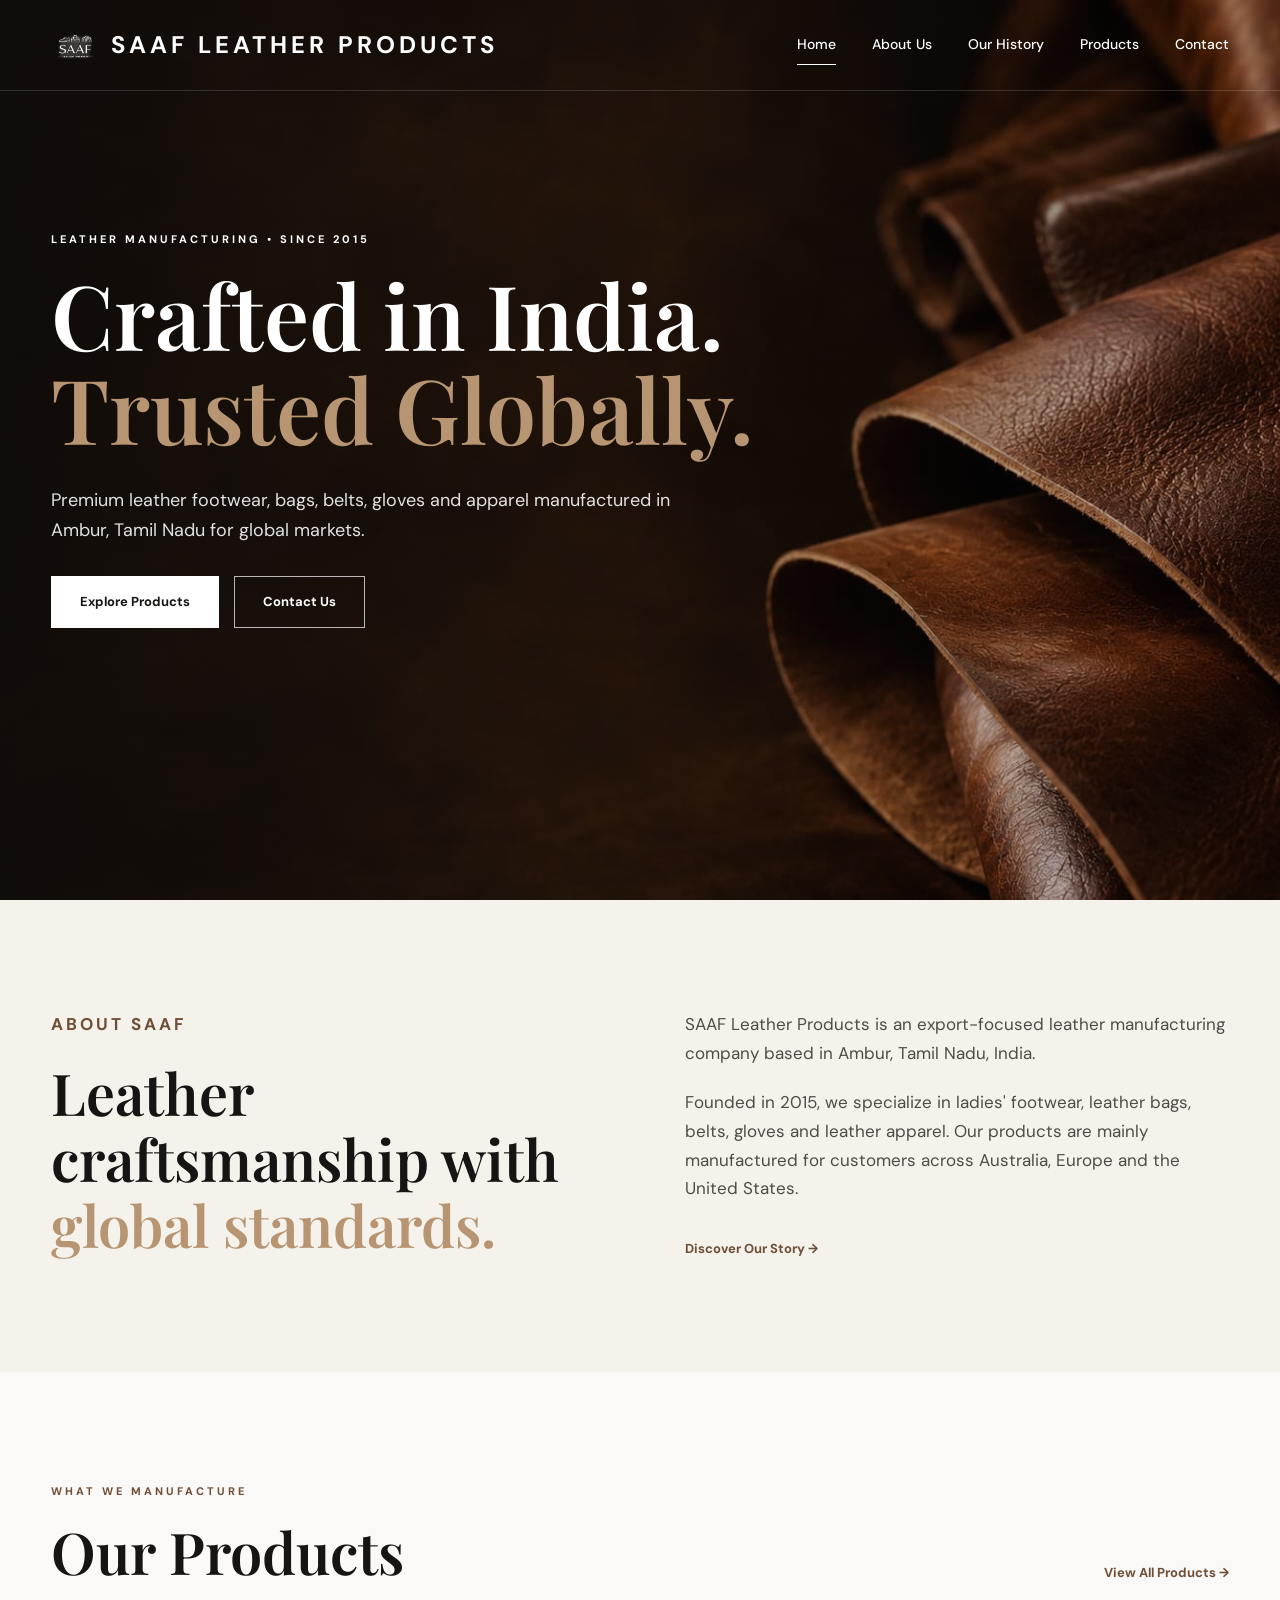
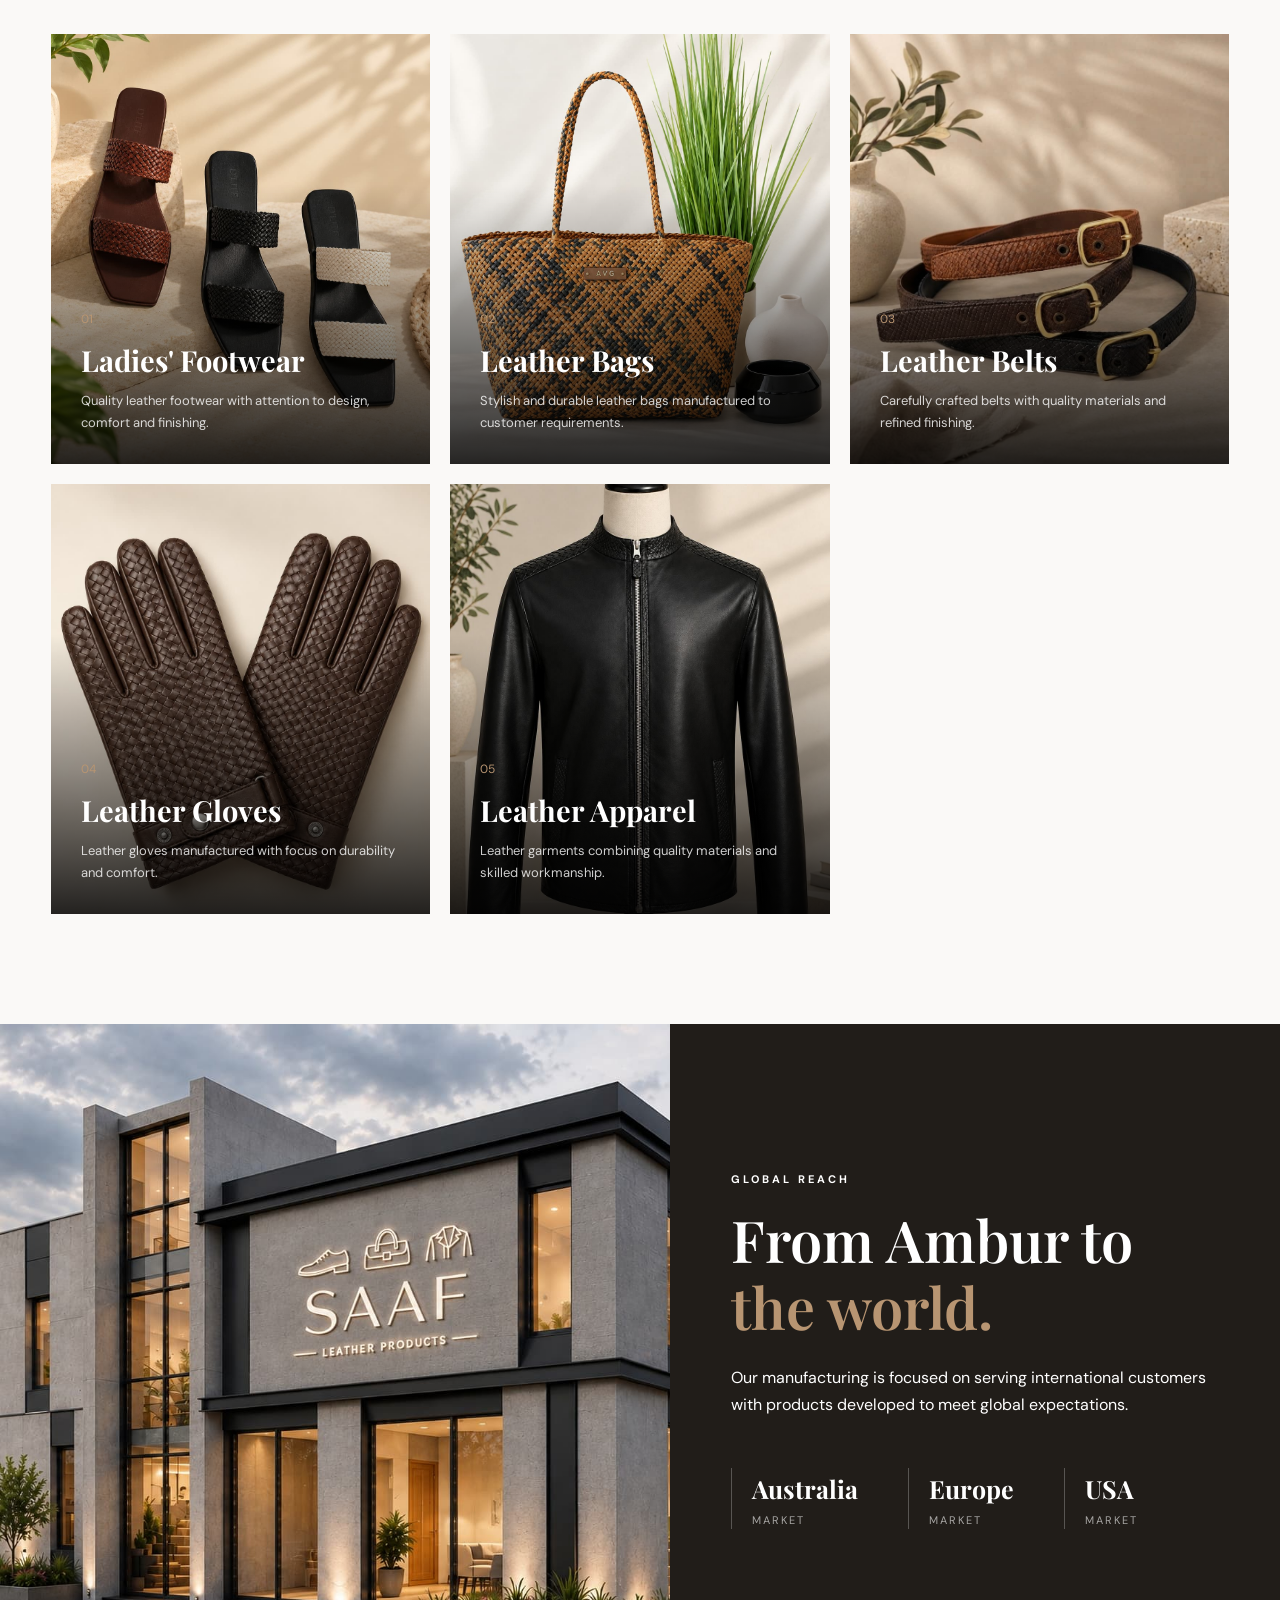
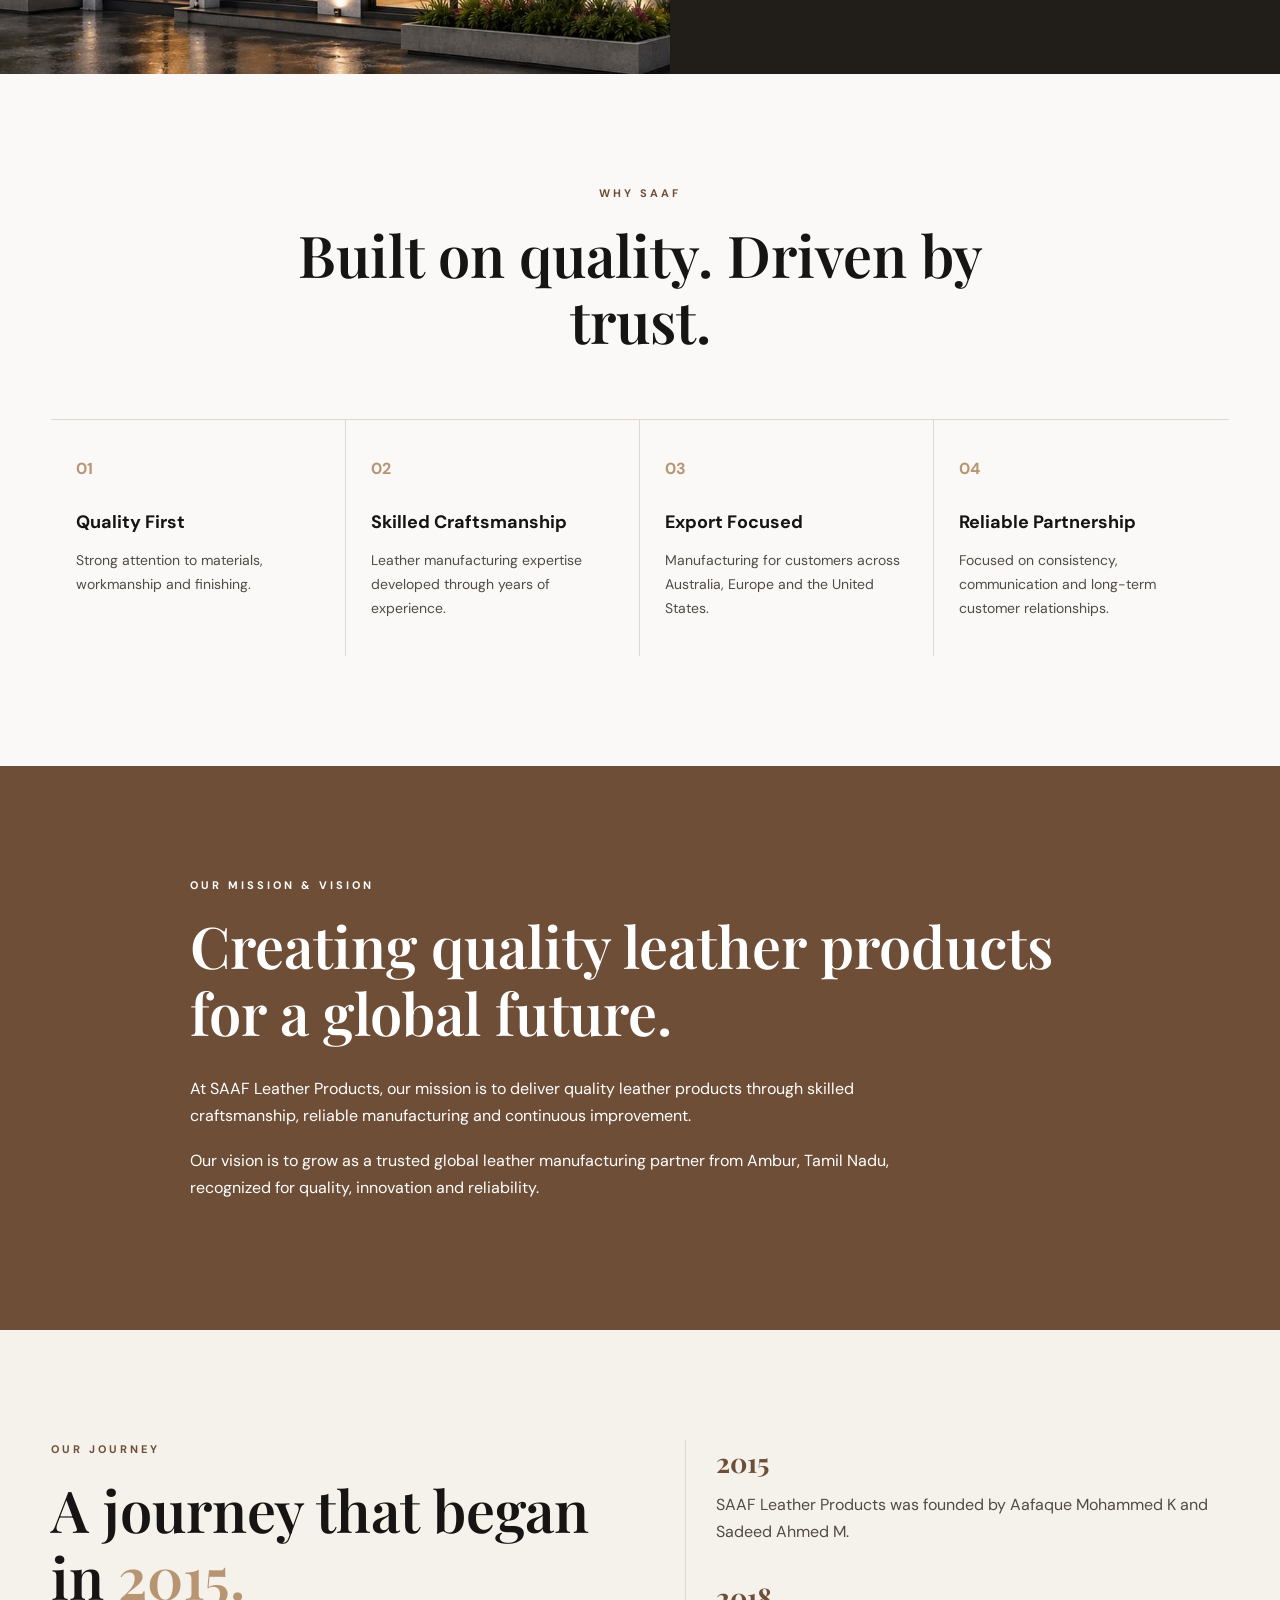
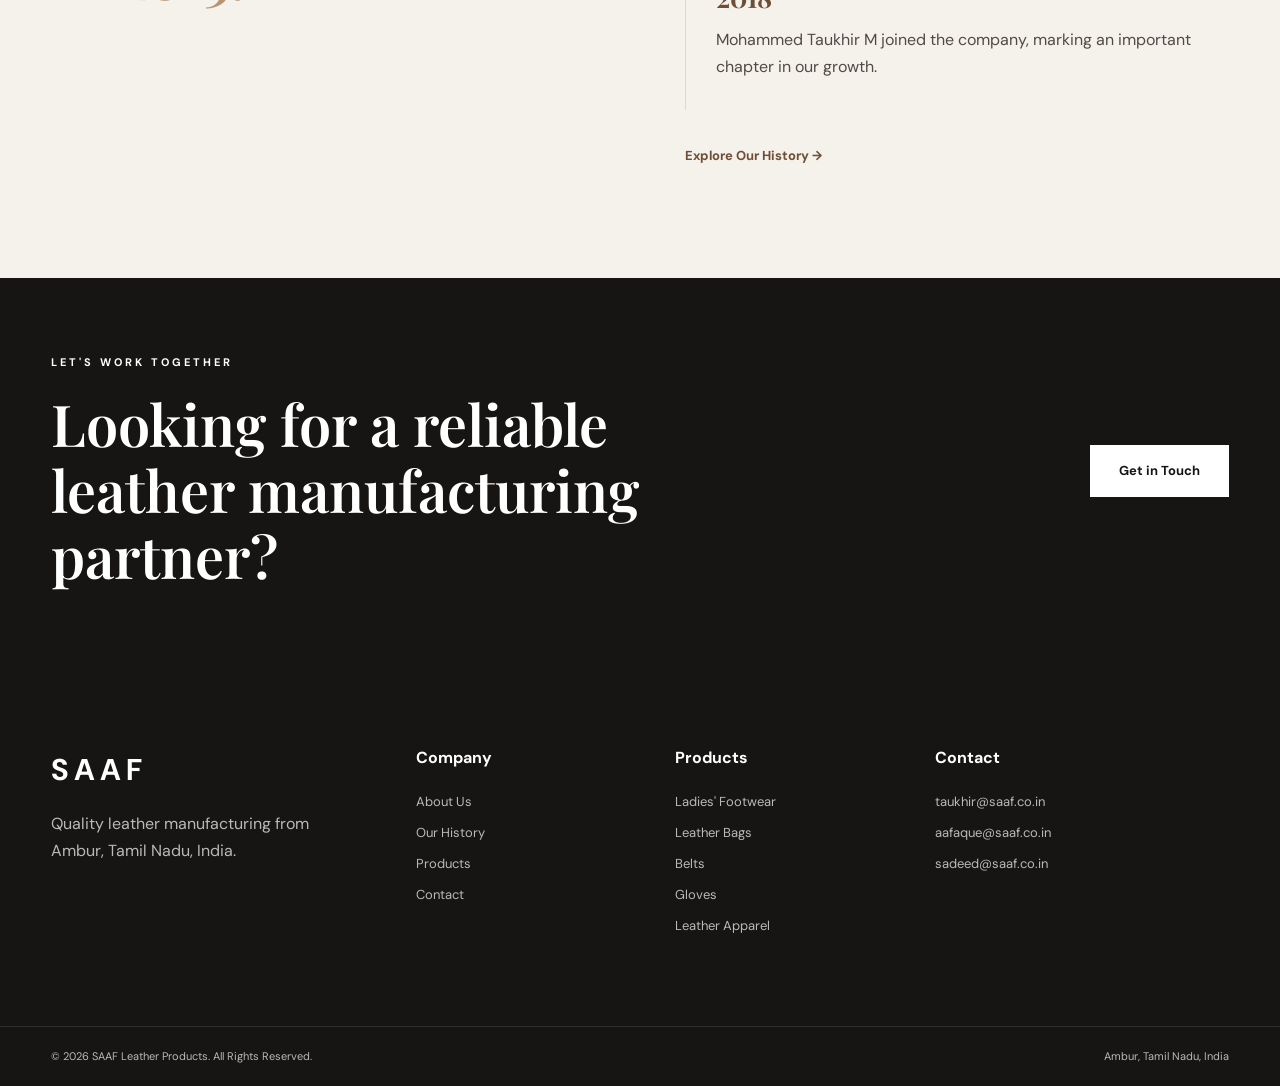
<file: index.html>
<!DOCTYPE html>
<html lang="en">

<head>
    <meta charset="UTF-8">
    <meta name="viewport" content="width=device-width, initial-scale=1.0">

    <title>SAAF Leather Products | Quality Leather Manufacturing</title>

    <meta name="description"
          content="SAAF Leather Products is an export-focused leather manufacturer based in Ambur, Tamil Nadu, India. We manufacture ladies footwear, leather bags, belts, gloves and leather apparel.">

    <link rel="stylesheet" href="css/style.css">

    <link rel="preconnect" href="https://fonts.googleapis.com">
    <link rel="preconnect" href="https://fonts.gstatic.com" crossorigin>

    <link href="https://fonts.googleapis.com/css2?family=DM+Sans:wght@400;500;600;700&family=Playfair+Display:wght@500;600;700&display=swap"
          rel="stylesheet">
</head>

<body>

<!-- =========================
     HEADER
========================= -->

<header class="header">

    <div class="container nav-container">

        <a href="index.html" class="logo">
            <img src="images/logo.PNG"
                 alt="SAAF Leather Products logo">

            <span>SAAF LEATHER PRODUCTS</span>
        </a>

        <button class="menu-toggle"
                type="button"
                aria-label="Open navigation menu">
            ☰
        </button>

        <nav class="nav">

            <a href="index.html" class="active">Home</a>
            <a href="about.html">About Us</a>
            <a href="history.html">Our History</a>
            <a href="products.html">Products</a>
            <a href="contact.html">Contact</a>

        </nav>

    </div>

</header>


<main>

<!-- =========================
     HERO
========================= -->

<section class="hero">

    <img src="images/hero.jpg"
         alt="Leather materials representing SAAF Leather Products manufacturing"
         fetchpriority="high">

    <div class="hero-overlay"></div>

    <div class="container hero-content">

        <p class="eyebrow">
            LEATHER MANUFACTURING • SINCE 2015
        </p>

        <h1>
            Crafted in India.<br>
            <span>Trusted Globally.</span>
        </h1>

        <p class="hero-text">
            Premium leather footwear, bags, belts, gloves and apparel
            manufactured in Ambur, Tamil Nadu for global markets.
        </p>

        <div class="hero-buttons">

            <a href="products.html" class="btn btn-light">
                Explore Products
            </a>

            <a href="contact.html" class="btn btn-outline">
                Contact Us
            </a>

        </div>

    </div>

</section>


<!-- =========================
     INTRO
========================= -->

<section class="section intro">

    <div class="container two-column">

        <div>

            <p class="eyebrow dark">
                ABOUT SAAF
            </p>

            <h2>
                Leather craftsmanship with
                <span>global standards.</span>
            </h2>

        </div>

        <div>

            <p>
                SAAF Leather Products is an export-focused leather
                manufacturing company based in Ambur, Tamil Nadu, India.
            </p>

            <p>
                Founded in 2015, we specialize in ladies' footwear,
                leather bags, belts, gloves and leather apparel.
                Our products are mainly manufactured for customers
                across Australia, Europe and the United States.
            </p>

            <a href="about.html" class="text-link">
                Discover Our Story →
            </a>

        </div>

    </div>

</section>


<!-- =========================
     PRODUCTS
========================= -->

<section class="section products-section">

    <div class="container">

        <div class="section-heading">

            <div>

                <p class="eyebrow dark">
                    WHAT WE MANUFACTURE
                </p>

                <h2>
                    Our Products
                </h2>

            </div>

            <a href="products.html" class="text-link">
                View All Products →
            </a>

        </div>


        <div class="product-grid">

            <!-- FOOTWEAR -->

            <a href="footwear.html"
               class="product-card">

                <img src="images/footwear.jpg"
                     alt="Ladies leather footwear"
                     loading="lazy">

                <div class="product-card-content">

                    <span>01</span>

                    <h3>
                        Ladies' Footwear
                    </h3>

                    <p>
                        Quality leather footwear with attention
                        to design, comfort and finishing.
                    </p>

                </div>

            </a>


            <!-- BAGS -->

            <a href="bags.html"
               class="product-card">

                <img src="images/bags.jpg"
                     alt="Leather bags"
                     loading="lazy">

                <div class="product-card-content">

                    <span>02</span>

                    <h3>
                        Leather Bags
                    </h3>

                    <p>
                        Stylish and durable leather bags
                        manufactured to customer requirements.
                    </p>

                </div>

            </a>


            <!-- BELTS -->

            <a href="products.html#belts"
               class="product-card">

                <img src="images/belts.jpg"
                     alt="Leather belts"
                     loading="lazy">

                <div class="product-card-content">

                    <span>03</span>

                    <h3>
                        Leather Belts
                    </h3>

                    <p>
                        Carefully crafted belts with quality
                        materials and refined finishing.
                    </p>

                </div>

            </a>


            <!-- GLOVES -->

            <a href="products.html#gloves"
               class="product-card">

                <img src="images/gloves.jpg"
                     alt="Leather gloves"
                     loading="lazy">

                <div class="product-card-content">

                    <span>04</span>

                    <h3>
                        Leather Gloves
                    </h3>

                    <p>
                        Leather gloves manufactured with focus
                        on durability and comfort.
                    </p>

                </div>

            </a>


            <!-- APPAREL -->

            <a href="apparel.html"
               class="product-card">

                <img src="images/apparel.jpg"
                     alt="Leather apparel"
                     loading="lazy">

                <div class="product-card-content">

                    <span>05</span>

                    <h3>
                        Leather Apparel
                    </h3>

                    <p>
                        Leather garments combining quality
                        materials and skilled workmanship.
                    </p>

                </div>

            </a>

        </div>

    </div>

</section>


<!-- =========================
     GLOBAL REACH
========================= -->

<section class="global-section">

    <div class="global-image">

        <img src="images/factory.jpg"
             alt="SAAF Leather Products manufacturing facility"
             loading="lazy">

    </div>

    <div class="global-content">

        <p class="eyebrow">
            GLOBAL REACH
        </p>

        <h2>
            From Ambur to
            <span>the world.</span>
        </h2>

        <p>
            Our manufacturing is focused on serving international
            customers with products developed to meet global
            expectations.
        </p>

        <div class="markets">

            <div>
                <strong>Australia</strong>
                <span>Market</span>
            </div>

            <div>
                <strong>Europe</strong>
                <span>Market</span>
            </div>

            <div>
                <strong>USA</strong>
                <span>Market</span>
            </div>

        </div>

    </div>

</section>


<!-- =========================
     WHY SAAF
========================= -->

<section class="section why-section">

    <div class="container">

        <div class="center-heading">

            <p class="eyebrow dark">
                WHY SAAF
            </p>

            <h2>
                Built on quality. Driven by trust.
            </h2>

        </div>


        <div class="features">

            <div class="feature">

                <div class="feature-number">
                    01
                </div>

                <h3>
                    Quality First
                </h3>

                <p>
                    Strong attention to materials, workmanship
                    and finishing.
                </p>

            </div>


            <div class="feature">

                <div class="feature-number">
                    02
                </div>

                <h3>
                    Skilled Craftsmanship
                </h3>

                <p>
                    Leather manufacturing expertise developed
                    through years of experience.
                </p>

            </div>


            <div class="feature">

                <div class="feature-number">
                    03
                </div>

                <h3>
                    Export Focused
                </h3>

                <p>
                    Manufacturing for customers across Australia,
                    Europe and the United States.
                </p>

            </div>


            <div class="feature">

                <div class="feature-number">
                    04
                </div>

                <h3>
                    Reliable Partnership
                </h3>

                <p>
                    Focused on consistency, communication and
                    long-term customer relationships.
                </p>

            </div>

        </div>

    </div>

</section>


<!-- =========================
     MISSION & VISION
========================= -->

<section class="mission">

    <div class="container mission-inner">

        <p class="eyebrow">
            OUR MISSION & VISION
        </p>

        <h2>
            Creating quality leather products
            for a global future.
        </h2>

        <p>
            At SAAF Leather Products, our mission is to deliver quality
            leather products through skilled craftsmanship, reliable
            manufacturing and continuous improvement.
        </p>

        <p>
            Our vision is to grow as a trusted global leather manufacturing
            partner from Ambur, Tamil Nadu, recognized for quality,
            innovation and reliability.
        </p>

    </div>

</section>


<!-- =========================
     HISTORY PREVIEW
========================= -->

<section class="section history-preview">

    <div class="container two-column">

        <div>

            <p class="eyebrow dark">
                OUR JOURNEY
            </p>

            <h2>
                A journey that began
                in <span>2015.</span>
            </h2>

        </div>

        <div>

            <div class="timeline-mini">

                <div>

                    <strong>
                        2015
                    </strong>

                    <p>
                        SAAF Leather Products was founded by
                        Aafaque Mohammed K and Sadeed Ahmed M.
                    </p>

                </div>


                <div>

                    <strong>
                        2018
                    </strong>

                    <p>
                        Mohammed Taukhir M joined the company,
                        marking an important chapter in our growth.
                    </p>

                </div>

            </div>

            <a href="history.html"
               class="text-link">
                Explore Our History →
            </a>

        </div>

    </div>

</section>


<!-- =========================
     CTA
========================= -->

<section class="cta">

    <div class="container cta-inner">

        <div>

            <p class="eyebrow">
                LET'S WORK TOGETHER
            </p>

            <h2>
                Looking for a reliable
                leather manufacturing partner?
            </h2>

        </div>

        <a href="contact.html"
           class="btn btn-light">
            Get in Touch
        </a>

    </div>

</section>

</main>


<!-- =========================
     FOOTER
========================= -->

<footer class="footer">

    <div class="container footer-grid">

        <div>

            <div class="footer-logo">
                SAAF
            </div>

            <p>
                Quality leather manufacturing from
                Ambur, Tamil Nadu, India.
            </p>

        </div>


        <div>

            <h4>
                Company
            </h4>

            <a href="about.html">
                About Us
            </a>

            <a href="history.html">
                Our History
            </a>

            <a href="products.html">
                Products
            </a>

            <a href="contact.html">
                Contact
            </a>

        </div>


        <div>

            <h4>
                Products
            </h4>

            <a href="footwear.html">
                Ladies' Footwear
            </a>

            <a href="bags.html">
                Leather Bags
            </a>

            <a href="products.html#belts">
                Belts
            </a>

            <a href="products.html#gloves">
                Gloves
            </a>

            <a href="apparel.html">
                Leather Apparel
            </a>

        </div>


        <div>

            <h4>
                Contact
            </h4>

            <a href="mailto:taukhir@saaf.co.in">
                taukhir@saaf.co.in
            </a>

            <a href="mailto:aafaque@saaf.co.in">
                aafaque@saaf.co.in
            </a>

            <a href="mailto:sadeed@saaf.co.in">
                sadeed@saaf.co.in
            </a>

        </div>

    </div>


    <div class="footer-bottom">

        <div class="container">

            <span>
                © 2026 SAAF Leather Products. All Rights Reserved.
            </span>

            <span>
                Ambur, Tamil Nadu, India
            </span>

        </div>

    </div>

</footer>


<script src="js/script.js"></script>

</body>
</html>
</file>
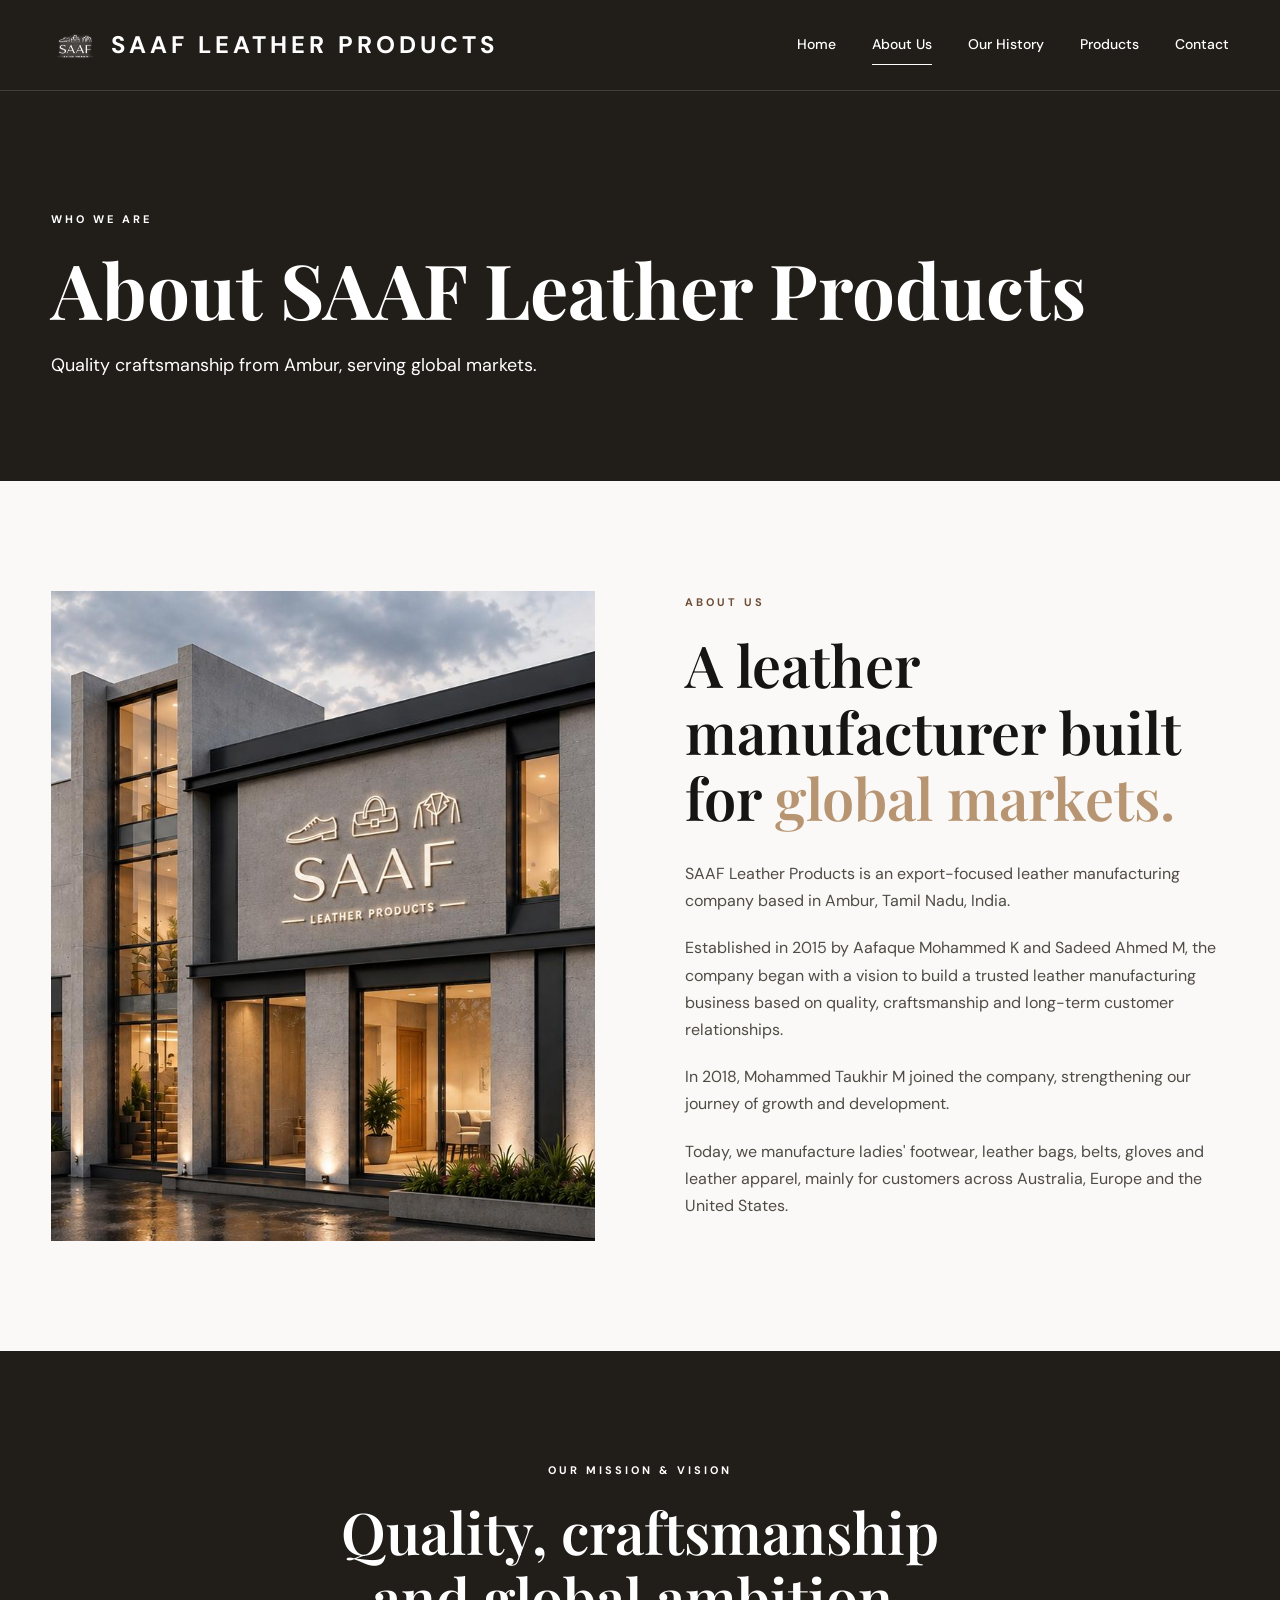
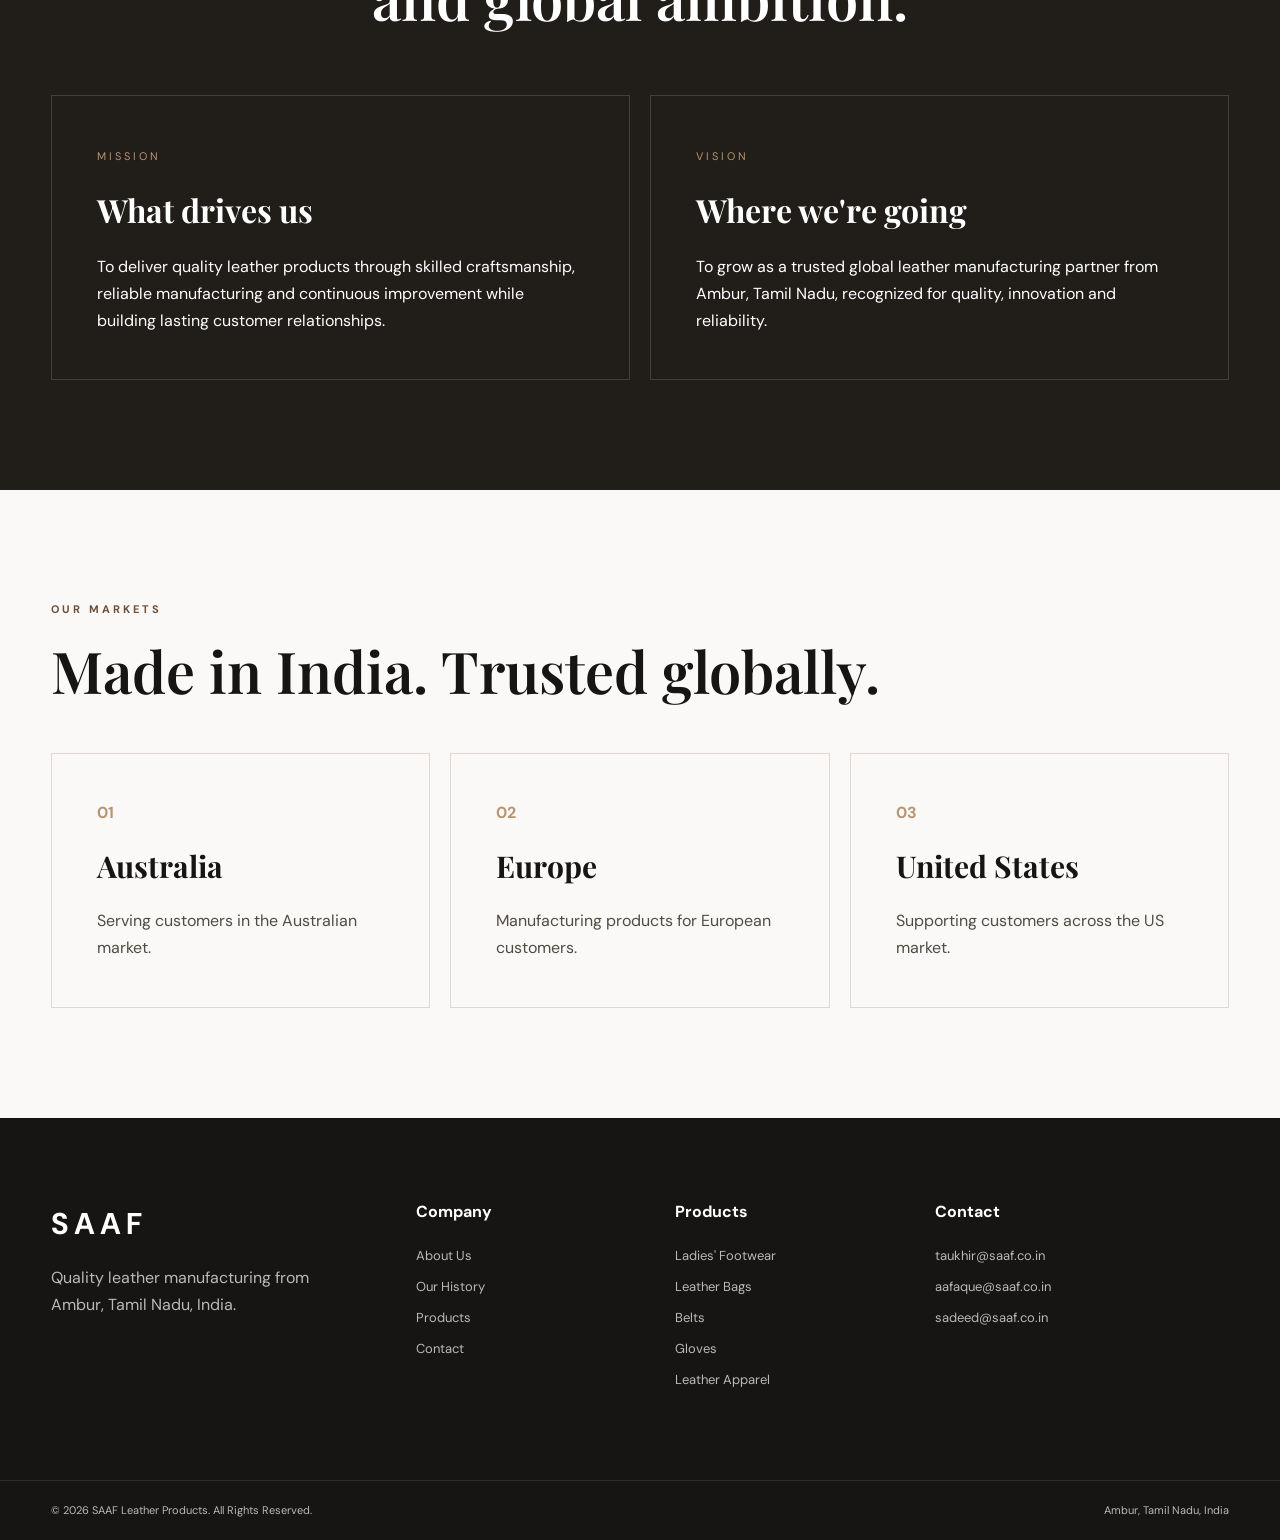
<file: about.html>
<!DOCTYPE html>
<html lang="en">

<head>

    <meta charset="UTF-8">
    <meta name="viewport" content="width=device-width, initial-scale=1.0">

    <title>About Us | SAAF Leather Products</title>

    <link rel="stylesheet" href="css/style.css">

    <link href="https://fonts.googleapis.com/css2?family=DM+Sans:wght@400;500;600;700&family=Playfair+Display:wght@500;600;700&display=swap"
          rel="stylesheet">

</head>


<body>

<header class="header">

    <div class="container nav-container">

        <a href="index.html" class="logo">
            <img src="images/logo.PNG" alt="SAAF Leather Products">
            <span>SAAF LEATHER PRODUCTS</span>
        </a>

        <button class="menu-toggle">☰</button>

        <nav class="nav">

            <a href="index.html">Home</a>
            <a href="about.html" class="active">About Us</a>
            <a href="history.html">Our History</a>
            <a href="products.html">Products</a>
            <a href="contact.html">Contact</a>

        </nav>

    </div>

</header>


<main>

<section class="page-hero">

    <div class="container">

        <p class="eyebrow">WHO WE ARE</p>

        <h1>About SAAF Leather Products</h1>

        <p>
            Quality craftsmanship from Ambur,
            serving global markets.
        </p>

    </div>

</section>


<section class="section">

    <div class="container about-layout">

        <div>

            <img class="about-image"
                 src="images/about.jpg"
                 alt="SAAF Leather Products">

        </div>


        <div class="about-text">

            <p class="eyebrow dark">ABOUT US</p>

            <h2>
                A leather manufacturer
                built for <span>global markets.</span>
            </h2>

            <p>
                SAAF Leather Products is an export-focused leather
                manufacturing company based in Ambur, Tamil Nadu, India.
            </p>

            <p>
                Established in 2015 by Aafaque Mohammed K and
                Sadeed Ahmed M, the company began with a vision
                to build a trusted leather manufacturing business
                based on quality, craftsmanship and long-term
                customer relationships.
            </p>

            <p>
                In 2018, Mohammed Taukhir M joined the company,
                strengthening our journey of growth and development.
            </p>

            <p>
                Today, we manufacture ladies' footwear, leather bags,
                belts, gloves and leather apparel, mainly for customers
                across Australia, Europe and the United States.
            </p>

        </div>

    </div>

</section>


<section class="dark-section">

    <div class="container">

        <div class="center-heading">

            <p class="eyebrow">OUR MISSION & VISION</p>

            <h2>
                Quality, craftsmanship
                and global ambition.
            </h2>

        </div>


        <div class="mission-cards">

            <div class="mission-card">

                <span>MISSION</span>

                <h3>What drives us</h3>

                <p>
                    To deliver quality leather products through skilled
                    craftsmanship, reliable manufacturing and continuous
                    improvement while building lasting customer relationships.
                </p>

            </div>


            <div class="mission-card">

                <span>VISION</span>

                <h3>Where we're going</h3>

                <p>
                    To grow as a trusted global leather manufacturing
                    partner from Ambur, Tamil Nadu, recognized for
                    quality, innovation and reliability.
                </p>

            </div>

        </div>

    </div>

</section>


<section class="section">

    <div class="container">

        <div class="section-heading">

            <div>

                <p class="eyebrow dark">OUR MARKETS</p>

                <h2>Made in India. Trusted globally.</h2>

            </div>

        </div>


        <div class="market-grid">

            <div class="market-card">
                <span>01</span>
                <h3>Australia</h3>
                <p>Serving customers in the Australian market.</p>
            </div>

            <div class="market-card">
                <span>02</span>
                <h3>Europe</h3>
                <p>Manufacturing products for European customers.</p>
            </div>

            <div class="market-card">
                <span>03</span>
                <h3>United States</h3>
                <p>Supporting customers across the US market.</p>
            </div>

        </div>

    </div>

</section>

</main>


<footer class="footer">

    <div class="container footer-grid">

        <div>
            <div class="footer-logo">SAAF</div>
            <p>Quality leather manufacturing from Ambur, Tamil Nadu, India.</p>
        </div>

        <div>
            <h4>Company</h4>
            <a href="about.html">About Us</a>
            <a href="history.html">Our History</a>
            <a href="products.html">Products</a>
            <a href="contact.html">Contact</a>
        </div>

        <div>
            <h4>Products</h4>
            <a href="products.html#footwear">Ladies' Footwear</a>
            <a href="products.html#bags">Leather Bags</a>
            <a href="products.html#belts">Belts</a>
            <a href="products.html#gloves">Gloves</a>
            <a href="products.html#apparel">Leather Apparel</a>
        </div>

        <div>
            <h4>Contact</h4>
            <a href="mailto:taukhir@saaf.co.in">taukhir@saaf.co.in</a>
            <a href="mailto:aafaque@saaf.co.in">aafaque@saaf.co.in</a>
            <a href="mailto:sadeed@saaf.co.in">sadeed@saaf.co.in</a>
        </div>

    </div>

    <div class="footer-bottom">

        <div class="container">
            <span>© 2026 SAAF Leather Products. All Rights Reserved.</span>
            <span>Ambur, Tamil Nadu, India</span>
        </div>

    </div>

</footer>


<script src="js/script.js"></script>

</body>
</html>
</file>
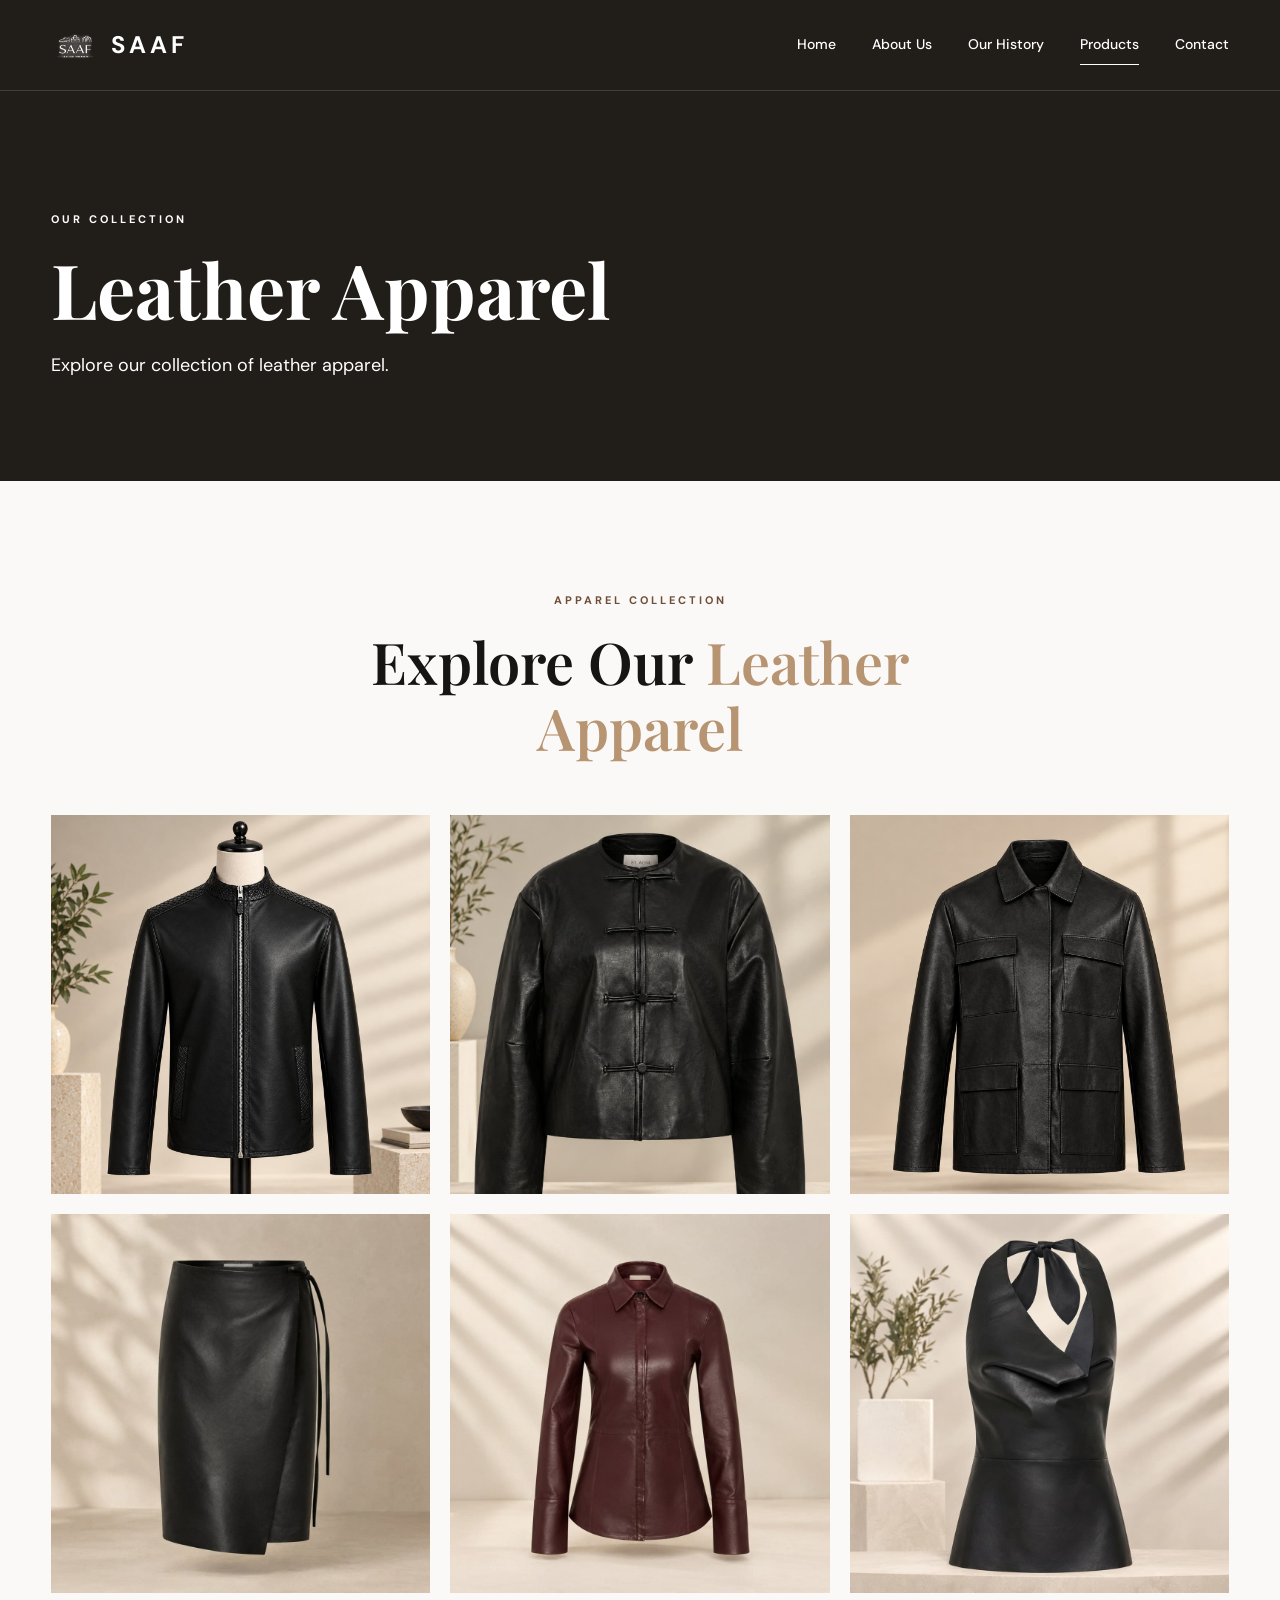
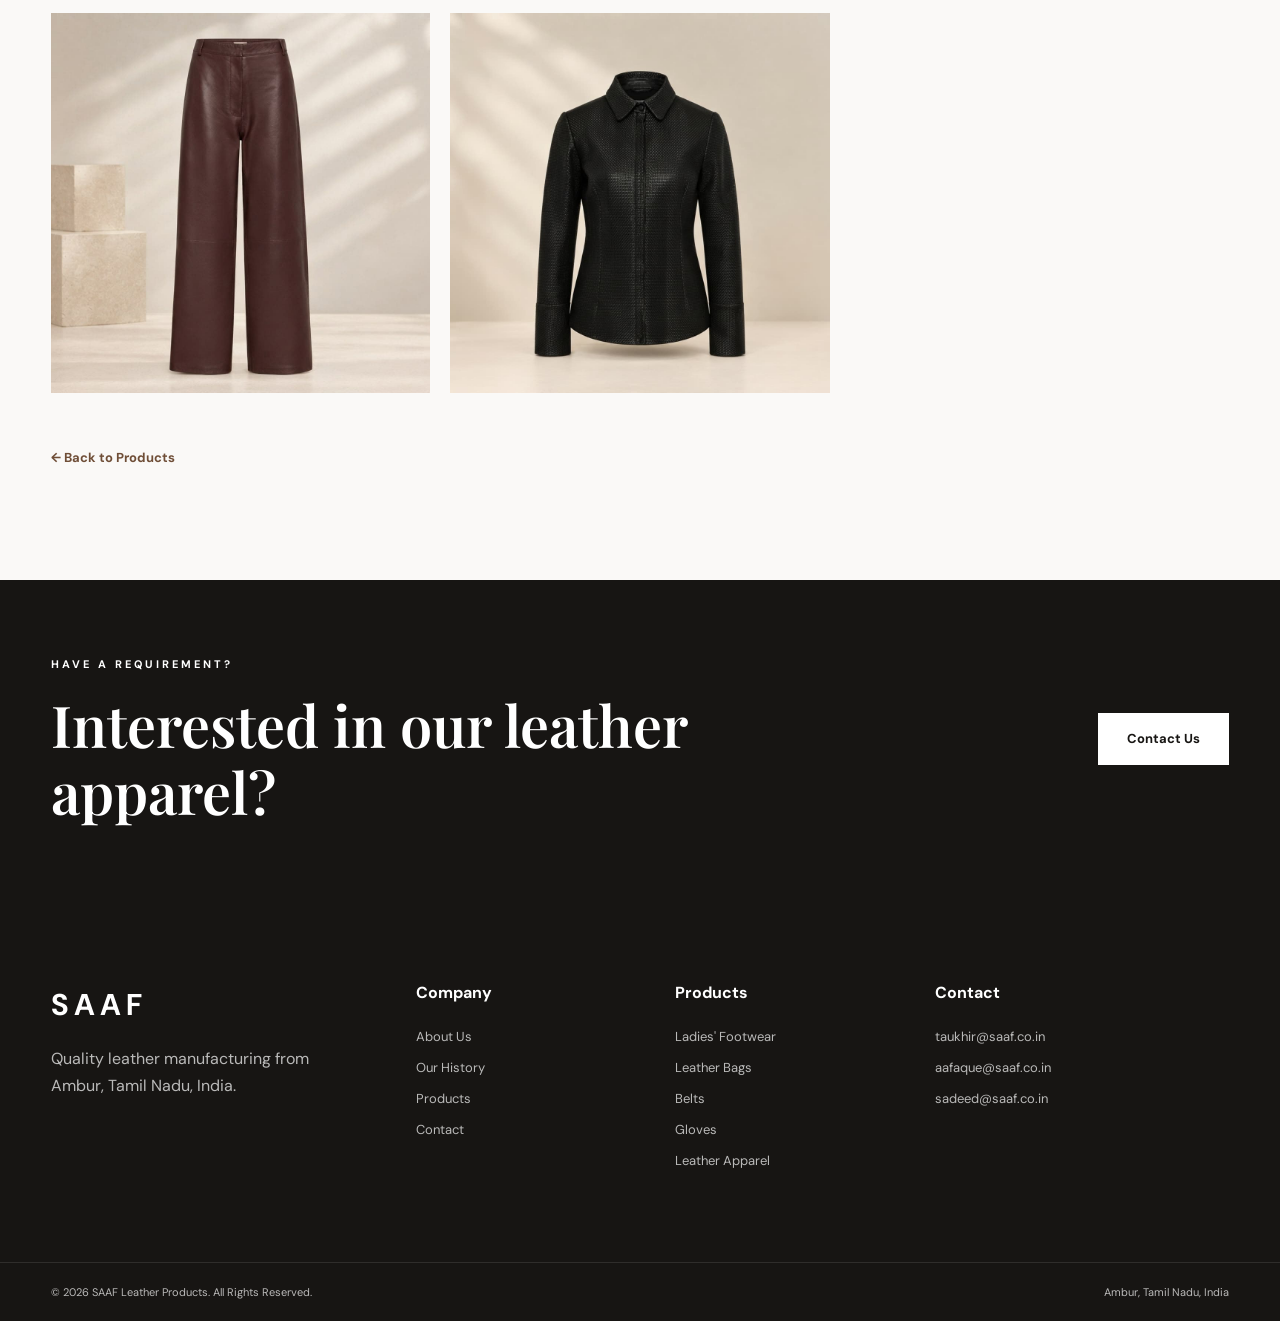
<file: apparel.html>
<!DOCTYPE html>
<html lang="en">

<head>

    <meta charset="UTF-8">
    <meta name="viewport" content="width=device-width, initial-scale=1.0">

    <title>Apparel | SAAF Leather Products</title>

    <link rel="stylesheet" href="css/style.css">

    <link href="https://fonts.googleapis.com/css2?family=DM+Sans:wght@400;500;600;700&family=Playfair+Display:wght@500;600;700&display=swap"
          rel="stylesheet">

</head>


<body>

<header class="header">

    <div class="container nav-container">

        <a href="index.html" class="logo">
            <img src="images/logo.PNG" alt="SAAF Leather Products">
            <span>SAAF</span>
        </a>

        <button class="menu-toggle" aria-label="Open navigation menu">
            ☰
        </button>

        <nav class="nav">

            <a href="index.html">Home</a>
            <a href="about.html">About Us</a>
            <a href="history.html">Our History</a>
            <a href="products.html" class="active">Products</a>
            <a href="contact.html">Contact</a>

        </nav>

    </div>

</header>


<main>

<!-- PAGE HERO -->

<section class="page-hero">

    <div class="container">

        <p class="eyebrow">OUR COLLECTION</p>

        <h1>Leather Apparel</h1>

        <p>
            Explore our collection of leather apparel.
        </p>

    </div>

</section>


<!-- APPAREL GALLERY -->

<section class="product-gallery-section section">

    <div class="container">

        <div class="center-heading">

            <p class="eyebrow dark">
                APPAREL COLLECTION
            </p>

            <h2>
                Explore Our <span>Leather Apparel</span>
            </h2>

        </div>


        <div class="product-gallery">

            <div class="gallery-item">
                <img src="images/apparel-1.jpg"
                     alt="Leather apparel"
                     loading="lazy">
            </div>

            <div class="gallery-item">
                <img src="images/apparel-2.jpg"
                     alt="Leather apparel"
                     loading="lazy">
            </div>

            <div class="gallery-item">
                <img src="images/apparel-3.jpg"
                     alt="Leather apparel"
                     loading="lazy">
            </div>

            <div class="gallery-item">
                <img src="images/apparel-4.jpg"
                     alt="Leather apparel"
                     loading="lazy">
            </div>

            <div class="gallery-item">
                <img src="images/apparel-5.jpg"
                     alt="Leather apparel"
                     loading="lazy">
            </div>

            <div class="gallery-item">
                <img src="images/apparel-6.jpg"
                     alt="Leather apparel"
                     loading="lazy">
            </div>

            <div class="gallery-item">
                <img src="images/apparel-7.jpg"
                     alt="Leather apparel"
                     loading="lazy">
            </div>

            <div class="gallery-item">
                <img src="images/apparel-8.jpg"
                     alt="Leather apparel"
                     loading="lazy">
            </div>

        

        </div>


        <!-- BACK BUTTON -->

        <div class="product-back">

            <a href="products.html" class="back-link">
                ← Back to Products
            </a>

        </div>

    </div>

</section>


<!-- CTA -->

<section class="cta">

    <div class="container cta-inner">

        <div>

            <p class="eyebrow">
                HAVE A REQUIREMENT?
            </p>

            <h2>
                Interested in our leather apparel?
            </h2>

        </div>

        <a href="contact.html" class="btn btn-light">
            Contact Us
        </a>

    </div>

</section>

</main>


<!-- FOOTER -->

<footer class="footer">

    <div class="container footer-grid">

        <div>

            <div class="footer-logo">
                SAAF
            </div>

            <p>
                Quality leather manufacturing from Ambur,
                Tamil Nadu, India.
            </p>

        </div>


        <div>

            <h4>Company</h4>

            <a href="about.html">About Us</a>
            <a href="history.html">Our History</a>
            <a href="products.html">Products</a>
            <a href="contact.html">Contact</a>

        </div>


        <div>

            <h4>Products</h4>

            <a href="products.html#footwear">
                Ladies' Footwear
            </a>

            <a href="products.html#bags">
                Leather Bags
            </a>

            <a href="products.html#belts">
                Belts
            </a>

            <a href="products.html#gloves">
                Gloves
            </a>

            <a href="products.html#apparel">
                Leather Apparel
            </a>

        </div>


        <div>

            <h4>Contact</h4>

            <a href="mailto:taukhir@saaf.co.in">
                taukhir@saaf.co.in
            </a>

            <a href="mailto:aafaque@saaf.co.in">
                aafaque@saaf.co.in
            </a>

            <a href="mailto:sadeed@saaf.co.in">
                sadeed@saaf.co.in
            </a>

        </div>

    </div>


    <div class="footer-bottom">

        <div class="container">

            <span>
                ©️ 2026 SAAF Leather Products.
                All Rights Reserved.
            </span>

            <span>
                Ambur, Tamil Nadu, India
            </span>

        </div>

    </div>

</footer>


<script src="js/script.js"></script>

</body>

</html>
</file>
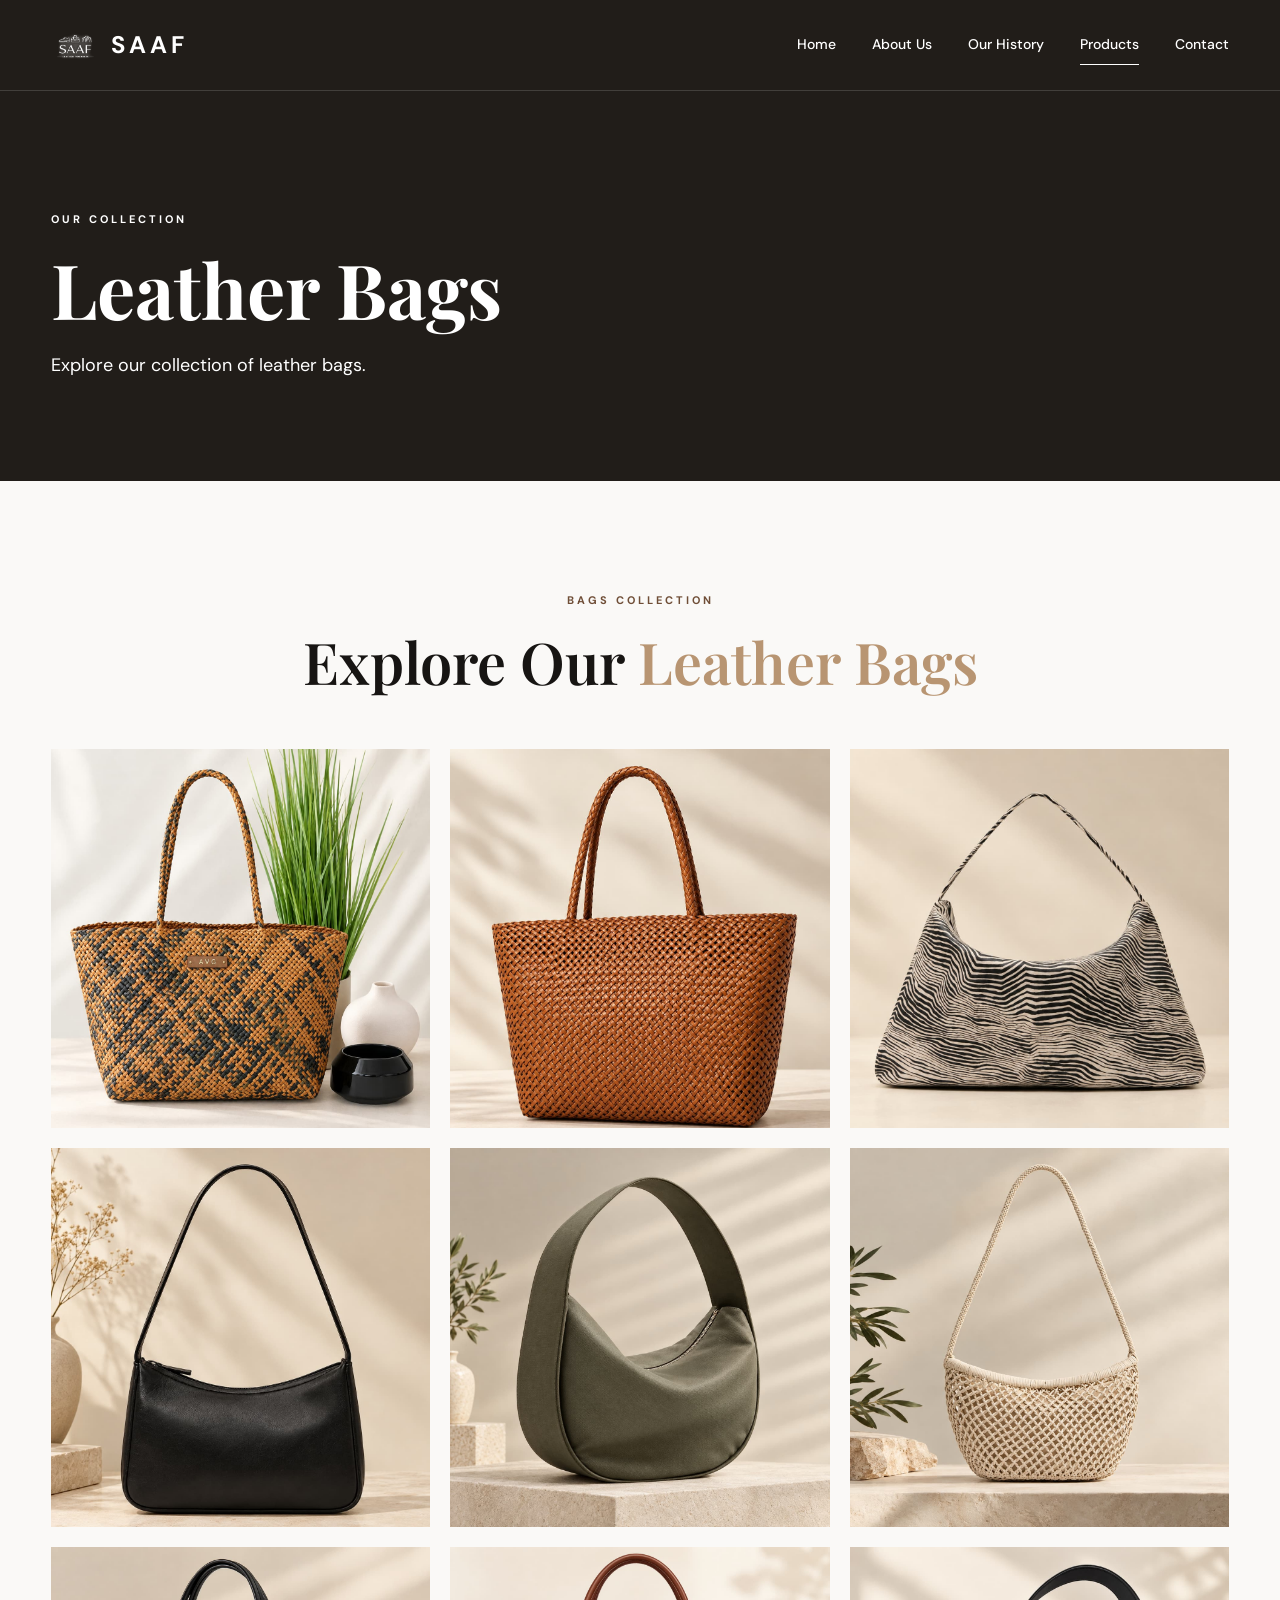
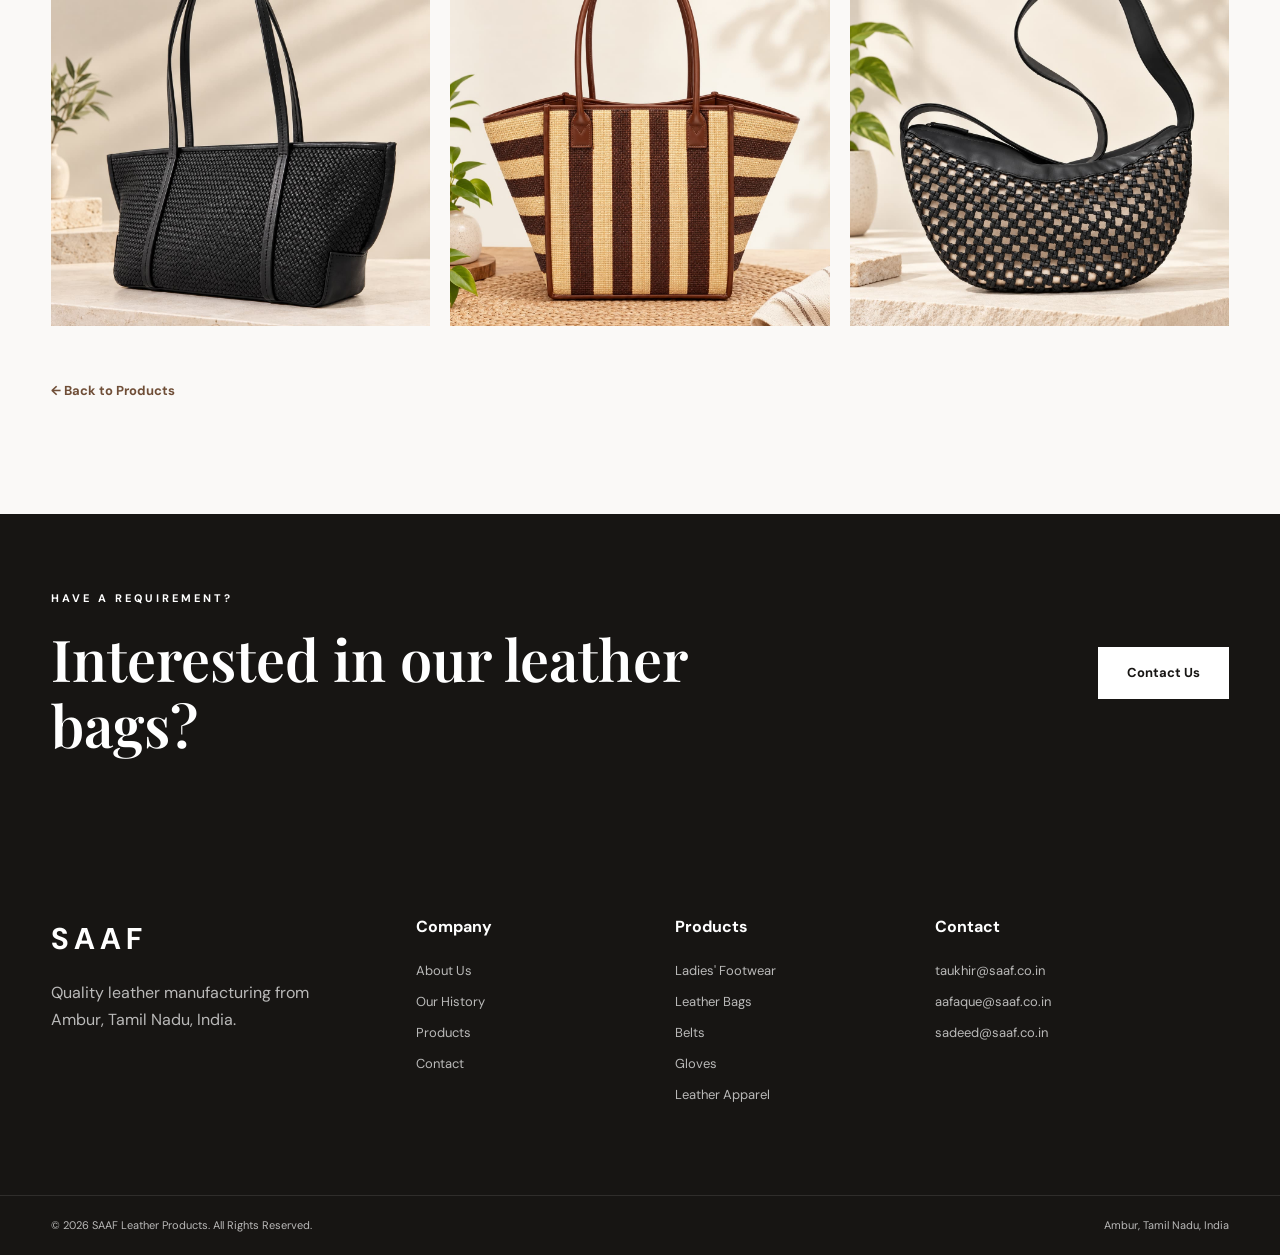
<file: bags.html>
<!DOCTYPE html>
<html lang="en">

<head>

    <meta charset="UTF-8">
    <meta name="viewport" content="width=device-width, initial-scale=1.0">

    <title>Bags | SAAF Leather Products</title>

    <link rel="stylesheet" href="css/style.css">

    <link href="https://fonts.googleapis.com/css2?family=DM+Sans:wght@400;500;600;700&family=Playfair+Display:wght@500;600;700&display=swap"
          rel="stylesheet">

</head>


<body>

<header class="header">

    <div class="container nav-container">

        <a href="index.html" class="logo">
            <img src="images/logo.PNG" alt="SAAF Leather Products">
            <span>SAAF</span>
        </a>

        <button class="menu-toggle" aria-label="Open navigation menu">
            ☰
        </button>

        <nav class="nav">

            <a href="index.html">Home</a>
            <a href="about.html">About Us</a>
            <a href="history.html">Our History</a>
            <a href="products.html" class="active">Products</a>
            <a href="contact.html">Contact</a>

        </nav>

    </div>

</header>


<main>

<!-- PAGE HERO -->

<section class="page-hero">

    <div class="container">

        <p class="eyebrow">OUR COLLECTION</p>

        <h1>Leather Bags</h1>

        <p>
            Explore our collection of leather bags.
        </p>

    </div>

</section>


<!-- BAGS GALLERY -->

<section class="product-gallery-section section">

    <div class="container">

        <div class="center-heading">

            <p class="eyebrow dark">
                BAGS COLLECTION
            </p>

            <h2>
                Explore Our <span>Leather Bags</span>
            </h2>

        </div>


        <div class="product-gallery">

            <div class="gallery-item">
                <img src="images/bags-1.jpg"
                     alt="Leather bag"
                     loading="lazy">
            </div>

            <div class="gallery-item">
                <img src="images/bags-2.jpg"
                     alt="Leather bag"
                     loading="lazy">
            </div>

            <div class="gallery-item">
                <img src="images/bags-3.jpg"
                     alt="Leather bag"
                     loading="lazy">
            </div>

            <div class="gallery-item">
                <img src="images/bags-4.jpg"
                     alt="Leather bag"
                     loading="lazy">
            </div>

            <div class="gallery-item">
                <img src="images/bags-5.jpg"
                     alt="Leather bag"
                     loading="lazy">
            </div>

            <div class="gallery-item">
                <img src="images/bags-6.jpg"
                     alt="Leather bag"
                     loading="lazy">
            </div>

            <div class="gallery-item">
                <img src="images/bags-7.jpg"
                     alt="Leather bag"
                     loading="lazy">
            </div>

            <div class="gallery-item">
                <img src="images/bags-8.jpg"
                     alt="Leather bag"
                     loading="lazy">
            </div>

            <div class="gallery-item">
                <img src="images/bags-9.jpg"
                     alt="Leather bag"
                     loading="lazy">
            </div>

            

        </div>


        <!-- BACK BUTTON -->

        <div class="product-back">

            <a href="products.html" class="back-link">
                ← Back to Products
            </a>

        </div>

    </div>

</section>


<!-- CTA -->

<section class="cta">

    <div class="container cta-inner">

        <div>

            <p class="eyebrow">
                HAVE A REQUIREMENT?
            </p>

            <h2>
                Interested in our leather bags?
            </h2>

        </div>

        <a href="contact.html" class="btn btn-light">
            Contact Us
        </a>

    </div>

</section>

</main>


<!-- FOOTER -->

<footer class="footer">

    <div class="container footer-grid">

        <div>

            <div class="footer-logo">
                SAAF
            </div>

            <p>
                Quality leather manufacturing from Ambur,
                Tamil Nadu, India.
            </p>

        </div>


        <div>

            <h4>Company</h4>

            <a href="about.html">About Us</a>
            <a href="history.html">Our History</a>
            <a href="products.html">Products</a>
            <a href="contact.html">Contact</a>

        </div>


        <div>

            <h4>Products</h4>

            <a href="products.html#footwear">
                Ladies' Footwear
            </a>

            <a href="products.html#bags">
                Leather Bags
            </a>

            <a href="products.html#belts">
                Belts
            </a>

            <a href="products.html#gloves">
                Gloves
            </a>

            <a href="products.html#apparel">
                Leather Apparel
            </a>

        </div>


        <div>

            <h4>Contact</h4>

            <a href="mailto:taukhir@saaf.co.in">
                taukhir@saaf.co.in
            </a>

            <a href="mailto:aafaque@saaf.co.in">
                aafaque@saaf.co.in
            </a>

            <a href="mailto:sadeed@saaf.co.in">
                sadeed@saaf.co.in
            </a>

        </div>

    </div>


    <div class="footer-bottom">

        <div class="container">

            <span>
                ©️ 2026 SAAF Leather Products.
                All Rights Reserved.
            </span>

            <span>
                Ambur, Tamil Nadu, India
            </span>

        </div>

    </div>

</footer>


<script src="js/script.js"></script>

</body>

</html>
</file>
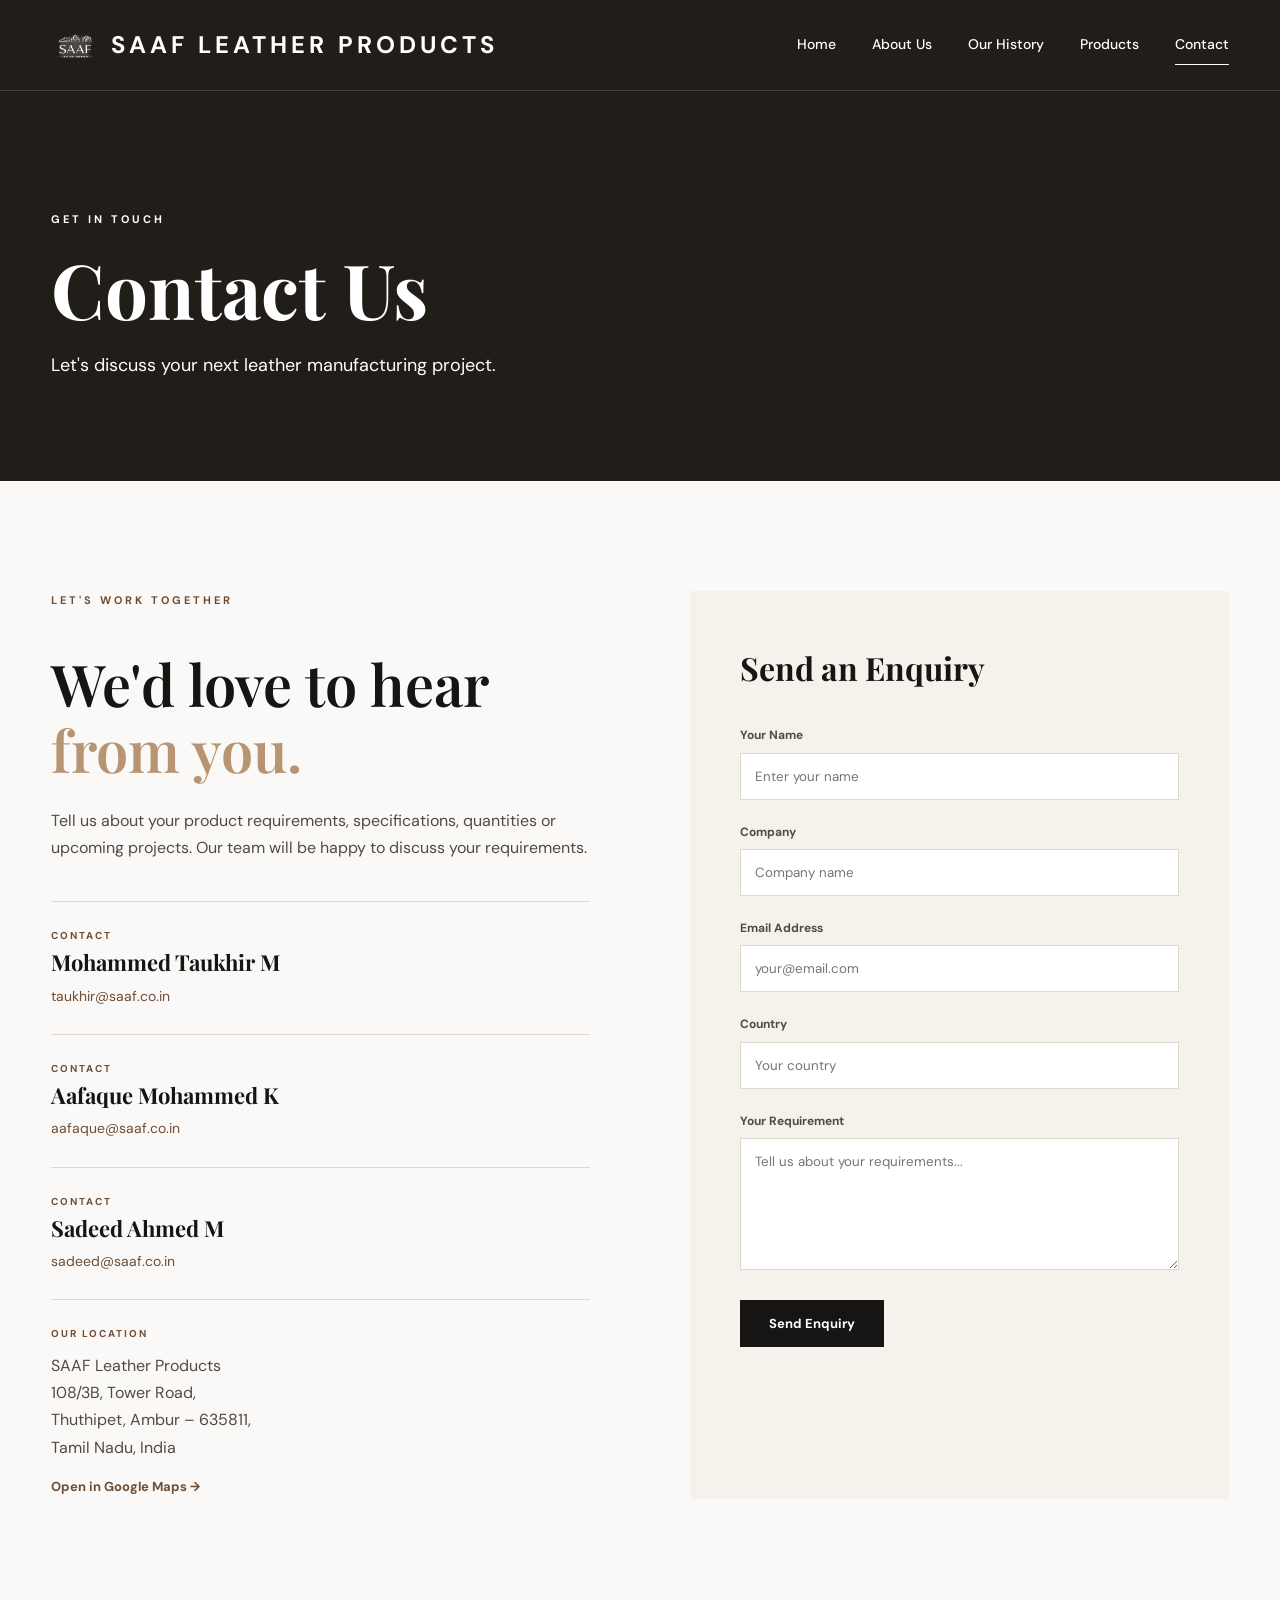
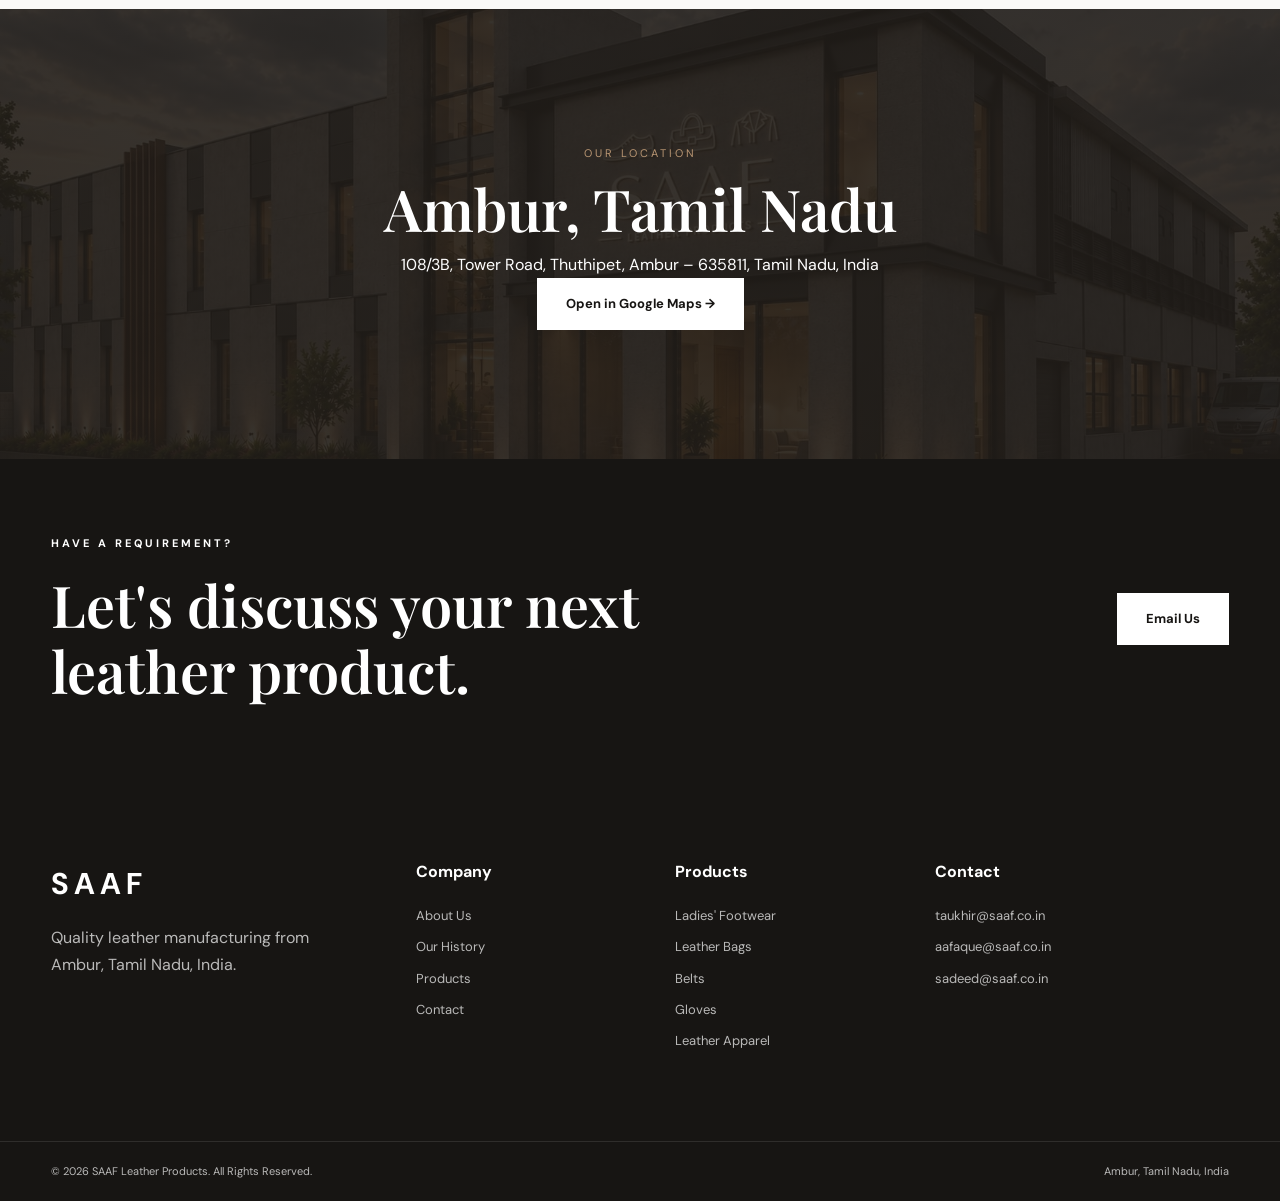
<file: contact.html>
<!DOCTYPE html>
<html lang="en">

<head>

    <meta charset="UTF-8">
    <meta name="viewport" content="width=device-width, initial-scale=1.0">

    <title>Contact Us | SAAF Leather Products</title>

    <meta name="description"
          content="Contact SAAF Leather Products in Ambur, Tamil Nadu for leather footwear, bags, belts, gloves and apparel manufacturing requirements.">

    <link rel="stylesheet" href="css/style.css">

    <link rel="preconnect" href="https://fonts.googleapis.com">
    <link rel="preconnect" href="https://fonts.gstatic.com" crossorigin>

    <link href="https://fonts.googleapis.com/css2?family=DM+Sans:wght@400;500;600;700&family=Playfair+Display:wght@500;600;700&display=swap"
          rel="stylesheet">

</head>


<body>


<!-- =========================
     HEADER
========================= -->

<header class="header">

    <div class="container nav-container">

        <a href="index.html" class="logo">

            <img src="images/logo.PNG"
                 alt="SAAF Leather Products logo">

            <span>SAAF LEATHER PRODUCTS</span>

        </a>


        <button class="menu-toggle"
                type="button"
                aria-label="Open navigation menu">

            ☰

        </button>


        <nav class="nav">

            <a href="index.html">
                Home
            </a>

            <a href="about.html">
                About Us
            </a>

            <a href="history.html">
                Our History
            </a>

            <a href="products.html">
                Products
            </a>

            <a href="contact.html" class="active">
                Contact
            </a>

        </nav>

    </div>

</header>


<main>


<!-- =========================
     PAGE HERO
========================= -->

<section class="page-hero">

    <div class="container">

        <p class="eyebrow">
            GET IN TOUCH
        </p>

        <h1>
            Contact Us
        </h1>

        <p>
            Let's discuss your next
            leather manufacturing project.
        </p>

    </div>

</section>


<!-- =========================
     CONTACT SECTION
========================= -->

<section class="section contact-section">

    <div class="container contact-grid">


        <!-- CONTACT INFORMATION -->

        <div class="contact-info">

            <p class="eyebrow dark">
                LET'S WORK TOGETHER
            </p>

            <h2>
                We'd love to hear
                <span>from you.</span>
            </h2>

            <p>
                Tell us about your product requirements,
                specifications, quantities or upcoming projects.
                Our team will be happy to discuss your requirements.
            </p>


            <!-- CONTACT PERSON 01 -->

            <div class="contact-person">

                <span>
                    CONTACT
                </span>

                <h3>
                    Mohammed Taukhir M
                </h3>

                <a href="mailto:taukhir@saaf.co.in">
                    taukhir@saaf.co.in
                </a>

            </div>


            <!-- CONTACT PERSON 02 -->

            <div class="contact-person">

                <span>
                    CONTACT
                </span>

                <h3>
                    Aafaque Mohammed K
                </h3>

                <a href="mailto:aafaque@saaf.co.in">
                    aafaque@saaf.co.in
                </a>

            </div>


            <!-- CONTACT PERSON 03 -->

            <div class="contact-person">

                <span>
                    CONTACT
                </span>

                <h3>
                    Sadeed Ahmed M
                </h3>

                <a href="mailto:sadeed@saaf.co.in">
                    sadeed@saaf.co.in
                </a>

            </div>


            <!-- ADDRESS -->

            <div class="address">

                <span>
                    OUR LOCATION
                </span>

                <p>
                    SAAF Leather Products<br>
                    108/3B, Tower Road,<br>
                    Thuthipet, Ambur – 635811,<br>
                    Tamil Nadu, India
                </p>

                <a href="https://www.google.com/maps/search/?api=1&query=SAAF+Leather+Products%2C+108%2F3B+Tower+Road%2C+Thuthipet%2C+Ambur%2C+Tamil+Nadu+635811"
                   target="_blank"
                   rel="noopener noreferrer"
                   class="text-link">

                    Open in Google Maps →

                </a>

            </div>

        </div>


        <!-- =========================
             CONTACT FORM
        ========================= -->

        <div class="contact-form-wrapper">

            <form class="contact-form"
                  id="contactForm">

                <h3>
                    Send an Enquiry
                </h3>


                <label for="name">
                    Your Name
                </label>

                <input type="text"
                       id="name"
                       name="name"
                       placeholder="Enter your name"
                       autocomplete="name"
                       required>


                <label for="company">
                    Company
                </label>

                <input type="text"
                       id="company"
                       name="company"
                       placeholder="Company name"
                       autocomplete="organization">


                <label for="email">
                    Email Address
                </label>

                <input type="email"
                       id="email"
                       name="email"
                       placeholder="your@email.com"
                       autocomplete="email"
                       required>


                <label for="country">
                    Country
                </label>

                <input type="text"
                       id="country"
                       name="country"
                       placeholder="Your country"
                       autocomplete="country-name">


                <label for="message">
                    Your Requirement
                </label>

                <textarea id="message"
                          name="message"
                          rows="6"
                          placeholder="Tell us about your requirements..."
                          required></textarea>


                <button type="submit"
                        class="btn btn-dark">

                    Send Enquiry

                </button>

            </form>

        </div>

    </div>

</section>


<!-- =========================
     GOOGLE MAPS
========================= -->

<section class="map-section">

    <div class="map-placeholder">

        <div>

            <span>
                OUR LOCATION
            </span>

            <h2>
                Ambur, Tamil Nadu
            </h2>

            <p>
                108/3B, Tower Road, Thuthipet,
                Ambur – 635811, Tamil Nadu, India
            </p>

            <a href="https://www.google.com/maps/search/?api=1&query=SAAF+Leather+Products%2C+108%2F3B+Tower+Road%2C+Thuthipet%2C+Ambur%2C+Tamil+Nadu+635811"
               target="_blank"
               rel="noopener noreferrer"
               class="btn btn-light">

                Open in Google Maps →

            </a>

        </div>

    </div>

</section>


<!-- =========================
     CTA
========================= -->

<section class="cta">

    <div class="container cta-inner">

        <div>

            <p class="eyebrow">
                HAVE A REQUIREMENT?
            </p>

            <h2>
                Let's discuss your next
                leather product.
            </h2>

        </div>

        <a href="mailto:taukhir@saaf.co.in"
           class="btn btn-light">

            Email Us

        </a>

    </div>

</section>


</main>


<!-- =========================
     FOOTER
========================= -->

<footer class="footer">

    <div class="container footer-grid">


        <!-- BRAND -->

        <div>

            <div class="footer-logo">
                SAAF
            </div>

            <p>
                Quality leather manufacturing from
                Ambur, Tamil Nadu, India.
            </p>

        </div>


        <!-- COMPANY -->

        <div>

            <h4>
                Company
            </h4>

            <a href="about.html">
                About Us
            </a>

            <a href="history.html">
                Our History
            </a>

            <a href="products.html">
                Products
            </a>

            <a href="contact.html">
                Contact
            </a>

        </div>


        <!-- PRODUCTS -->

        <div>

            <h4>
                Products
            </h4>

            <a href="footwear.html">
                Ladies' Footwear
            </a>

            <a href="bags.html">
                Leather Bags
            </a>

            <a href="products.html#belts">
                Belts
            </a>

            <a href="products.html#gloves">
                Gloves
            </a>

            <a href="apparel.html">
                Leather Apparel
            </a>

        </div>


        <!-- CONTACT -->

        <div>

            <h4>
                Contact
            </h4>

            <a href="mailto:taukhir@saaf.co.in">
                taukhir@saaf.co.in
            </a>

            <a href="mailto:aafaque@saaf.co.in">
                aafaque@saaf.co.in
            </a>

            <a href="mailto:sadeed@saaf.co.in">
                sadeed@saaf.co.in
            </a>

        </div>

    </div>


    <!-- FOOTER BOTTOM -->

    <div class="footer-bottom">

        <div class="container">

            <span>
                © 2026 SAAF Leather Products. All Rights Reserved.
            </span>

            <span>
                Ambur, Tamil Nadu, India
            </span>

        </div>

    </div>

</footer>


<!-- =========================
     MOBILE MENU
========================= -->

<script src="js/script.js"></script>


<!-- =========================
     ENQUIRY EMAIL
========================= -->

<script>

document.getElementById("contactForm").addEventListener("submit", function (e) {

    e.preventDefault();

    const form = this;

    const name = form.elements["name"].value;
    const company = form.elements["company"].value;
    const email = form.elements["email"].value;
    const country = form.elements["country"].value;
    const message = form.elements["message"].value;


    const subject =
        "Website Enquiry - SAAF Leather Products";


    const body =
        "Name: " + name + "\n" +
        "Company: " + company + "\n" +
        "Email: " + email + "\n" +
        "Country: " + country + "\n\n" +
        "Requirement:\n" +
        message;


    window.location.href =
        "mailto:taukhir@saaf.co.in" +
        "?subject=" +
        encodeURIComponent(subject) +
        "&body=" +
        encodeURIComponent(body);

});

</script>


</body>

</html>
</file>
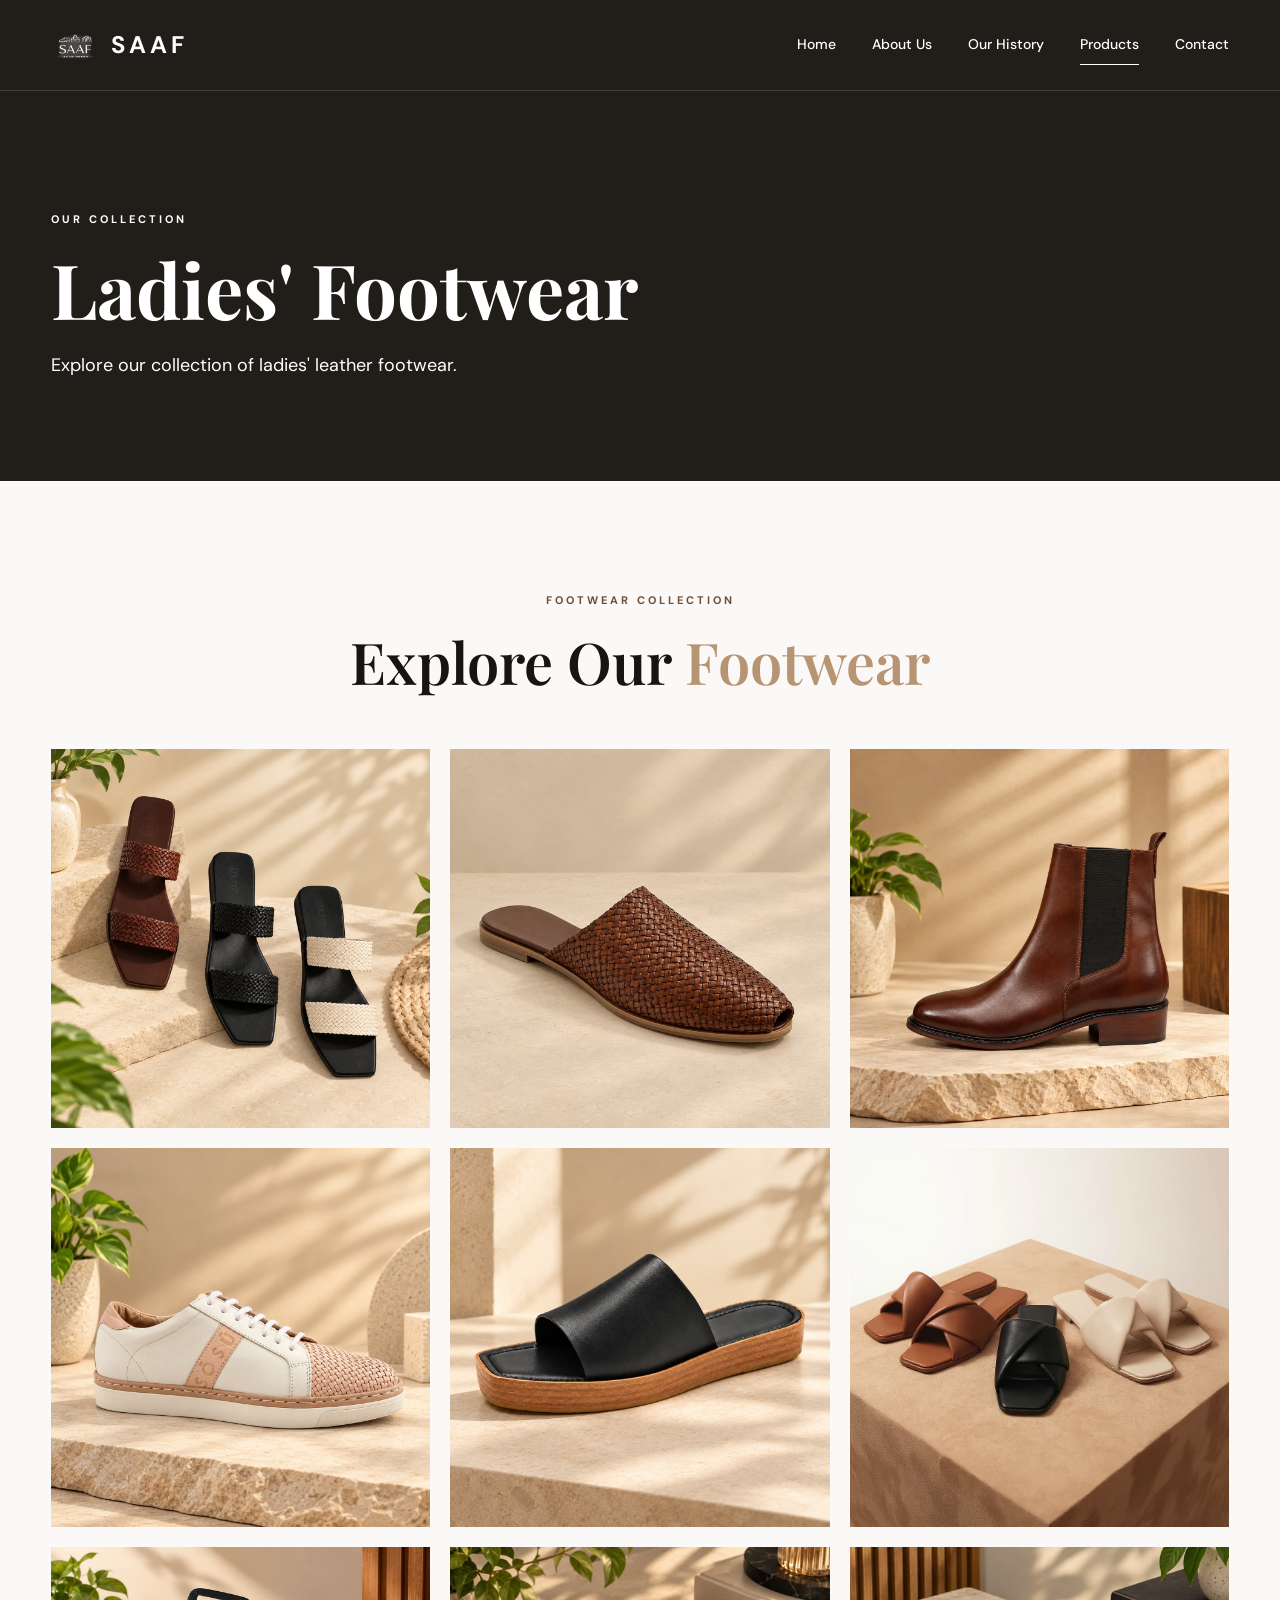
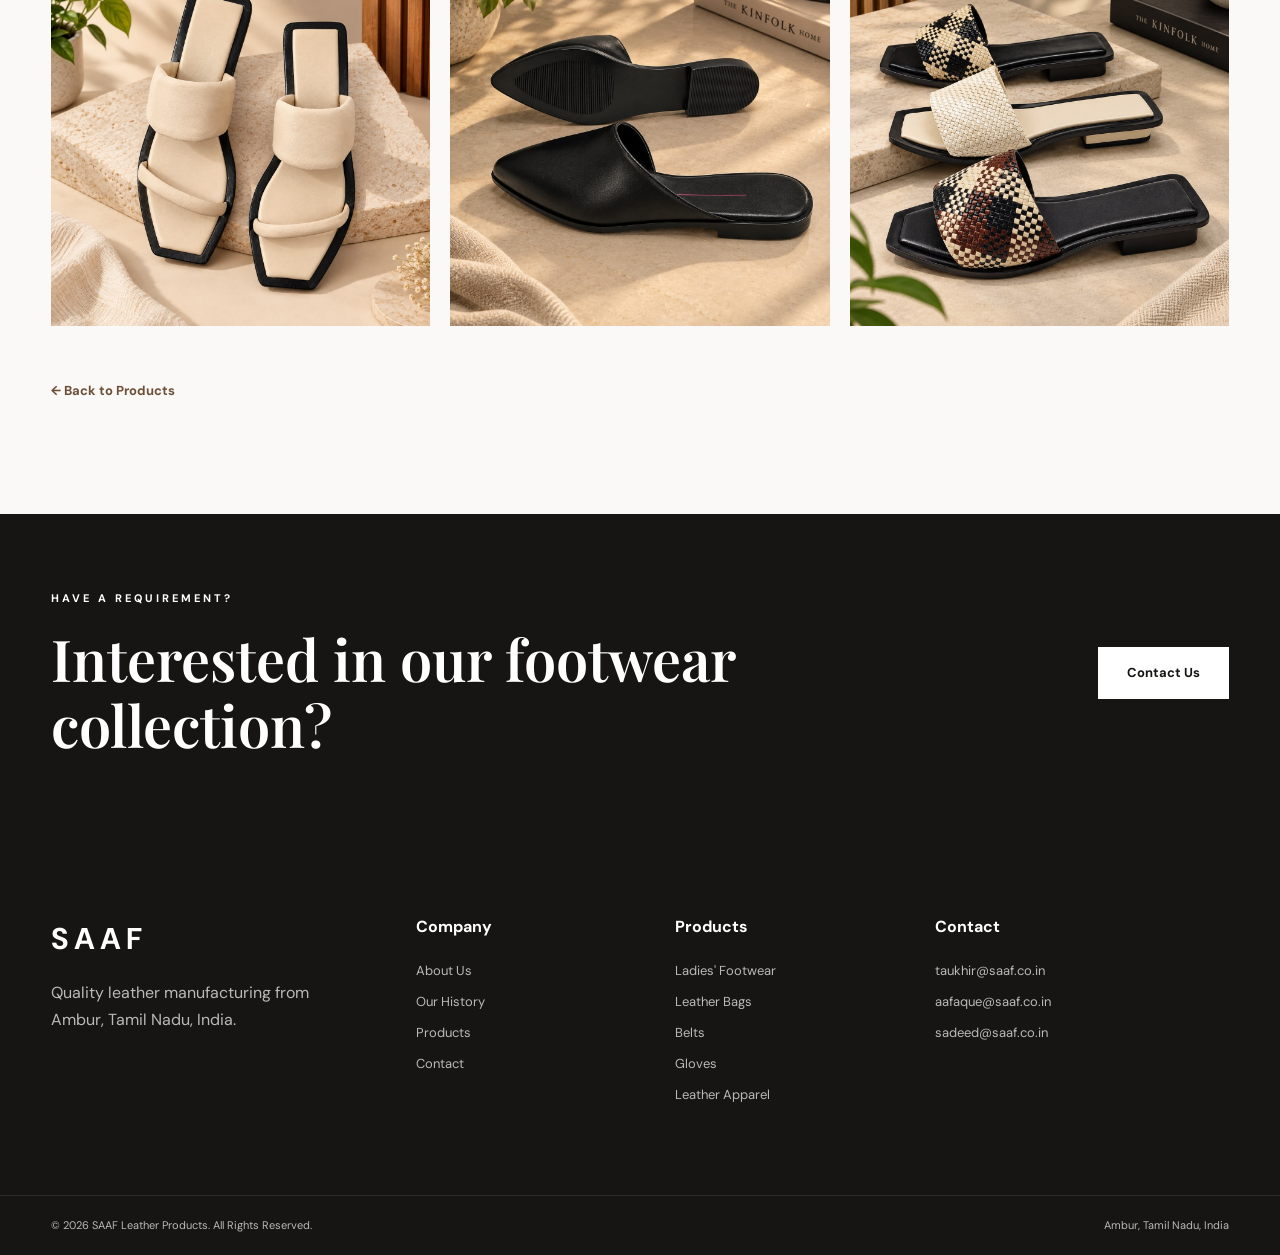
<file: footwear.html>
<!DOCTYPE html>
<html lang="en">

<head>

    <meta charset="UTF-8">
    <meta name="viewport" content="width=device-width, initial-scale=1.0">

    <title>Footwear | SAAF Leather Products</title>

    <link rel="stylesheet" href="css/style.css">

    <link href="https://fonts.googleapis.com/css2?family=DM+Sans:wght@400;500;600;700&family=Playfair+Display:wght@500;600;700&display=swap"
          rel="stylesheet">

</head>


<body>

<header class="header">

    <div class="container nav-container">

        <a href="index.html" class="logo">
            <img src="images/logo.PNG" alt="SAAF Leather Products">
            <span>SAAF</span>
        </a>

        <button class="menu-toggle" aria-label="Open navigation menu">
            ☰
        </button>

        <nav class="nav">

            <a href="index.html">Home</a>
            <a href="about.html">About Us</a>
            <a href="history.html">Our History</a>
            <a href="products.html" class="active">Products</a>
            <a href="contact.html">Contact</a>

        </nav>

    </div>

</header>


<main>

<!-- PAGE HERO -->

<section class="page-hero">

    <div class="container">

        <p class="eyebrow">OUR COLLECTION</p>

        <h1>Ladies' Footwear</h1>

        <p>
            Explore our collection of ladies' leather footwear.
        </p>

    </div>

</section>


<!-- FOOTWEAR GALLERY -->

<section class="product-gallery-section section">

    <div class="container">

        <div class="center-heading">

            <p class="eyebrow dark">
                FOOTWEAR COLLECTION
            </p>

            <h2>
                Explore Our <span>Footwear</span>
            </h2>

        </div>


        <div class="product-gallery">

            <div class="gallery-item">
                <img src="images/footwear-1.jpg"
                     alt="Ladies leather footwear"
                     loading="lazy">
            </div>

            <div class="gallery-item">
                <img src="images/footwear-2.jpg"
                     alt="Ladies leather footwear"
                     loading="lazy">
            </div>

            <div class="gallery-item">
                <img src="images/footwear-3.jpg"
                     alt="Ladies leather footwear"
                     loading="lazy">
            </div>

            <div class="gallery-item">
                <img src="images/footwear-4.jpg"
                     alt="Ladies leather footwear"
                     loading="lazy">
            </div>

            <div class="gallery-item">
                <img src="images/footwear-5.jpg"
                     alt="Ladies leather footwear"
                     loading="lazy">
            </div>

            <div class="gallery-item">
                <img src="images/footwear-6.jpg"
                     alt="Ladies leather footwear"
                     loading="lazy">
            </div>

            <div class="gallery-item">
                <img src="images/footwear-7.jpg"
                     alt="Ladies leather footwear"
                     loading="lazy">
            </div>

            <div class="gallery-item">
                <img src="images/footwear-8.jpg"
                     alt="Ladies leather footwear"
                     loading="lazy">
            </div>

            <div class="gallery-item">
                <img src="images/footwear-9.jpg"
                     alt="Ladies leather footwear"
                     loading="lazy">
            </div>

           
        </div>


        <!-- BACK BUTTON AT BOTTOM -->

        <div class="product-back">

            <a href="products.html" class="back-link">
                ← Back to Products
            </a>

        </div>

    </div>

</section>


<!-- CTA -->

<section class="cta">

    <div class="container cta-inner">

        <div>

            <p class="eyebrow">
                HAVE A REQUIREMENT?
            </p>

            <h2>
                Interested in our footwear collection?
            </h2>

        </div>

        <a href="contact.html" class="btn btn-light">
            Contact Us
        </a>

    </div>

</section>

</main>


<!-- FOOTER -->

<footer class="footer">

    <div class="container footer-grid">

        <div>

            <div class="footer-logo">
                SAAF
            </div>

            <p>
                Quality leather manufacturing from Ambur,
                Tamil Nadu, India.
            </p>

        </div>


        <div>

            <h4>Company</h4>

            <a href="about.html">About Us</a>
            <a href="history.html">Our History</a>
            <a href="products.html">Products</a>
            <a href="contact.html">Contact</a>

        </div>


        <div>

            <h4>Products</h4>

            <a href="products.html#footwear">
                Ladies' Footwear
            </a>

            <a href="products.html#bags">
                Leather Bags
            </a>

            <a href="products.html#belts">
                Belts
            </a>

            <a href="products.html#gloves">
                Gloves
            </a>

            <a href="products.html#apparel">
                Leather Apparel
            </a>

        </div>


        <div>

            <h4>Contact</h4>

            <a href="mailto:taukhir@saaf.co.in">
                taukhir@saaf.co.in
            </a>

            <a href="mailto:aafaque@saaf.co.in">
                aafaque@saaf.co.in
            </a>

            <a href="mailto:sadeed@saaf.co.in">
                sadeed@saaf.co.in
            </a>

        </div>

    </div>


    <div class="footer-bottom">

        <div class="container">

            <span>
                ©️ 2026 SAAF Leather Products.
                All Rights Reserved.
            </span>

            <span>
                Ambur, Tamil Nadu, India
            </span>

        </div>

    </div>

</footer>


<script src="js/script.js"></script>

</body>

</html>
</file>
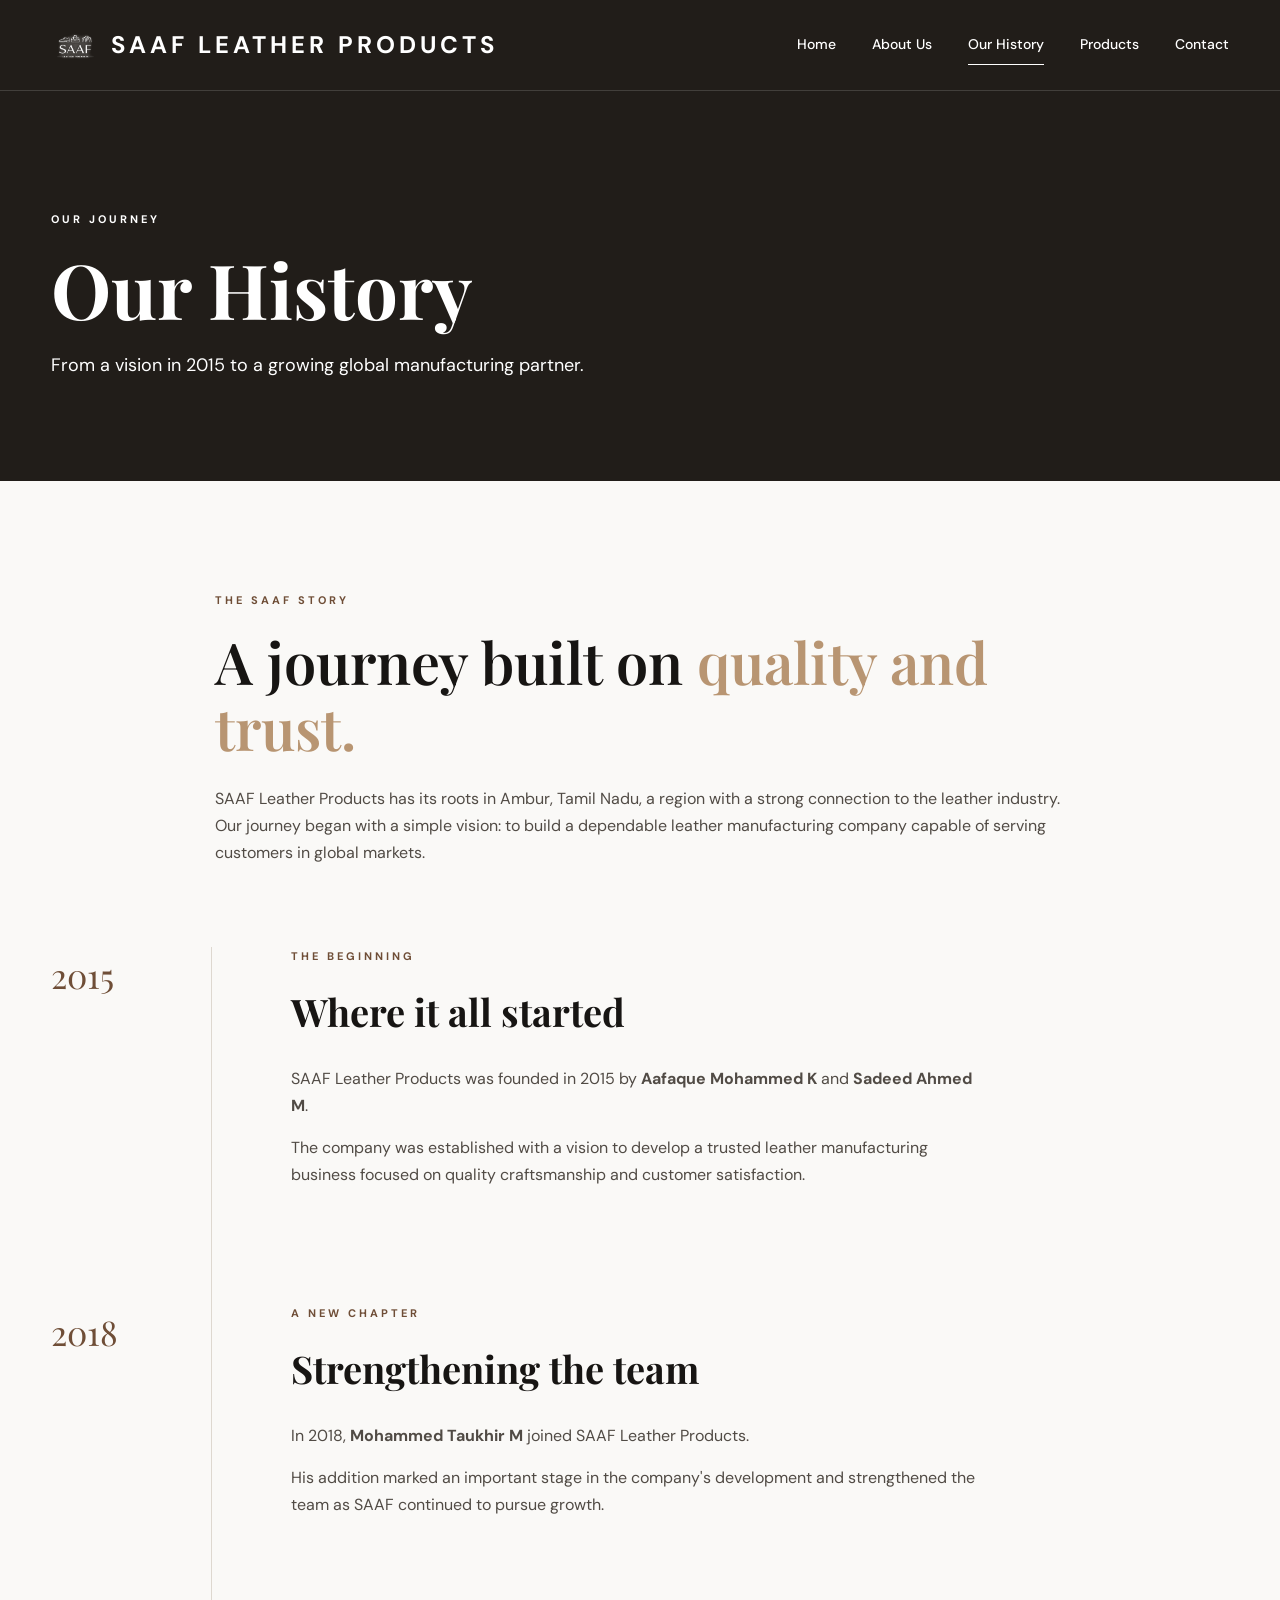
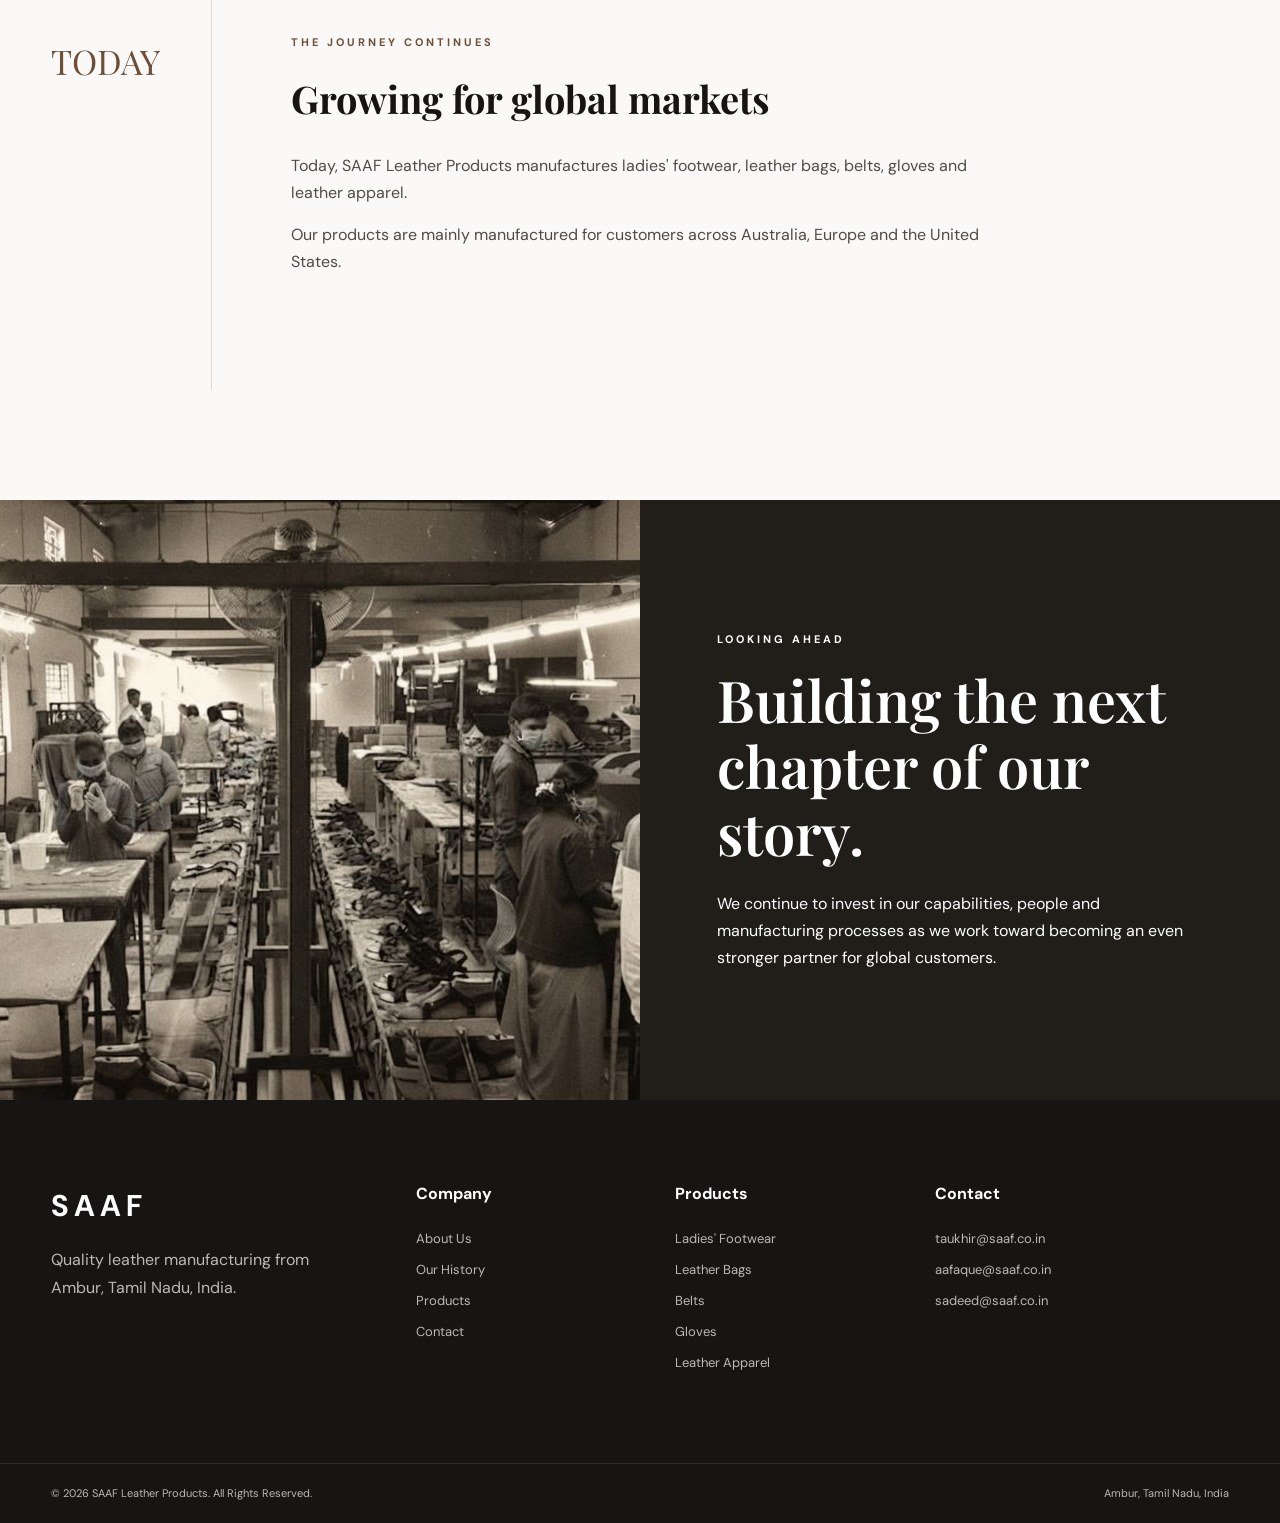
<file: history.html>
<!DOCTYPE html>
<html lang="en">

<head>

    <meta charset="UTF-8">
    <meta name="viewport" content="width=device-width, initial-scale=1.0">

    <title>Our History | SAAF Leather Products</title>

    <link rel="stylesheet" href="css/style.css">

    <link href="https://fonts.googleapis.com/css2?family=DM+Sans:wght@400;500;600;700&family=Playfair+Display:wght@500;600;700&display=swap"
          rel="stylesheet">

</head>


<body>

<header class="header">

    <div class="container nav-container">

        <a href="index.html" class="logo">
            <img src="images/logo.PNG" alt="SAAF Leather Products">
            <span>SAAF LEATHER PRODUCTS</span>
        </a>

        <button class="menu-toggle">☰</button>

        <nav class="nav">

            <a href="index.html">Home</a>
            <a href="about.html">About Us</a>
            <a href="history.html" class="active">Our History</a>
            <a href="products.html">Products</a>
            <a href="contact.html">Contact</a>

        </nav>

    </div>

</header>


<main>

<section class="page-hero">

    <div class="container">

        <p class="eyebrow">OUR JOURNEY</p>

        <h1>Our History</h1>

        <p>
            From a vision in 2015 to a growing
            global manufacturing partner.
        </p>

    </div>

</section>


<section class="section">

    <div class="container history-intro">

        <p class="eyebrow dark">THE SAAF STORY</p>

        <h2>
            A journey built on
            <span>quality and trust.</span>
        </h2>

        <p>
            SAAF Leather Products has its roots in Ambur, Tamil Nadu,
            a region with a strong connection to the leather industry.
            Our journey began with a simple vision: to build a
            dependable leather manufacturing company capable of
            serving customers in global markets.
        </p>

    </div>


    <div class="container timeline">

        <div class="timeline-item">

            <div class="timeline-year">
                2015
            </div>

            <div class="timeline-content">

                <p class="eyebrow dark">THE BEGINNING</p>

                <h3>Where it all started</h3>

                <p>
                    SAAF Leather Products was founded in 2015 by
                    <strong>Aafaque Mohammed K</strong> and
                    <strong>Sadeed Ahmed M</strong>.
                </p>

                <p>
                    The company was established with a vision to
                    develop a trusted leather manufacturing business
                    focused on quality craftsmanship and customer
                    satisfaction.
                </p>

            </div>

        </div>


        <div class="timeline-item">

            <div class="timeline-year">
                2018
            </div>

            <div class="timeline-content">

                <p class="eyebrow dark">A NEW CHAPTER</p>

                <h3>Strengthening the team</h3>

                <p>
                    In 2018, <strong>Mohammed Taukhir M</strong>
                    joined SAAF Leather Products.
                </p>

                <p>
                    His addition marked an important stage in the
                    company's development and strengthened the team
                    as SAAF continued to pursue growth.
                </p>

            </div>

        </div>


        <div class="timeline-item">

            <div class="timeline-year">
                TODAY
            </div>

            <div class="timeline-content">

                <p class="eyebrow dark">THE JOURNEY CONTINUES</p>

                <h3>Growing for global markets</h3>

                <p>
                    Today, SAAF Leather Products manufactures
                    ladies' footwear, leather bags, belts, gloves
                    and leather apparel.
                </p>

                <p>
                    Our products are mainly manufactured for
                    customers across Australia, Europe and the
                    United States.
                </p>

            </div>

        </div>

    </div>

</section>


<section class="history-image-section">

    <img src="images/history.jpg"
         alt="SAAF Leather Products history">

    <div>

        <p class="eyebrow">LOOKING AHEAD</p>

        <h2>
            Building the next chapter
            of our story.
        </h2>

        <p>
            We continue to invest in our capabilities, people and
            manufacturing processes as we work toward becoming an
            even stronger partner for global customers.
        </p>

    </div>

</section>

</main>


<footer class="footer">

    <div class="container footer-grid">

        <div>
            <div class="footer-logo">SAAF</div>
            <p>Quality leather manufacturing from Ambur, Tamil Nadu, India.</p>
        </div>

        <div>
            <h4>Company</h4>
            <a href="about.html">About Us</a>
            <a href="history.html">Our History</a>
            <a href="products.html">Products</a>
            <a href="contact.html">Contact</a>
        </div>

        <div>
            <h4>Products</h4>
            <a href="products.html#footwear">Ladies' Footwear</a>
            <a href="products.html#bags">Leather Bags</a>
            <a href="products.html#belts">Belts</a>
            <a href="products.html#gloves">Gloves</a>
            <a href="products.html#apparel">Leather Apparel</a>
        </div>

        <div>
            <h4>Contact</h4>
            <a href="mailto:taukhir@saaf.co.in">taukhir@saaf.co.in</a>
            <a href="mailto:aafaque@saaf.co.in">aafaque@saaf.co.in</a>
            <a href="mailto:sadeed@saaf.co.in">sadeed@saaf.co.in</a>
        </div>

    </div>

    <div class="footer-bottom">

        <div class="container">
            <span>© 2026 SAAF Leather Products. All Rights Reserved.</span>
            <span>Ambur, Tamil Nadu, India</span>
        </div>

    </div>

</footer>


<script src="js/script.js"></script>

</body>
</html>
</file>
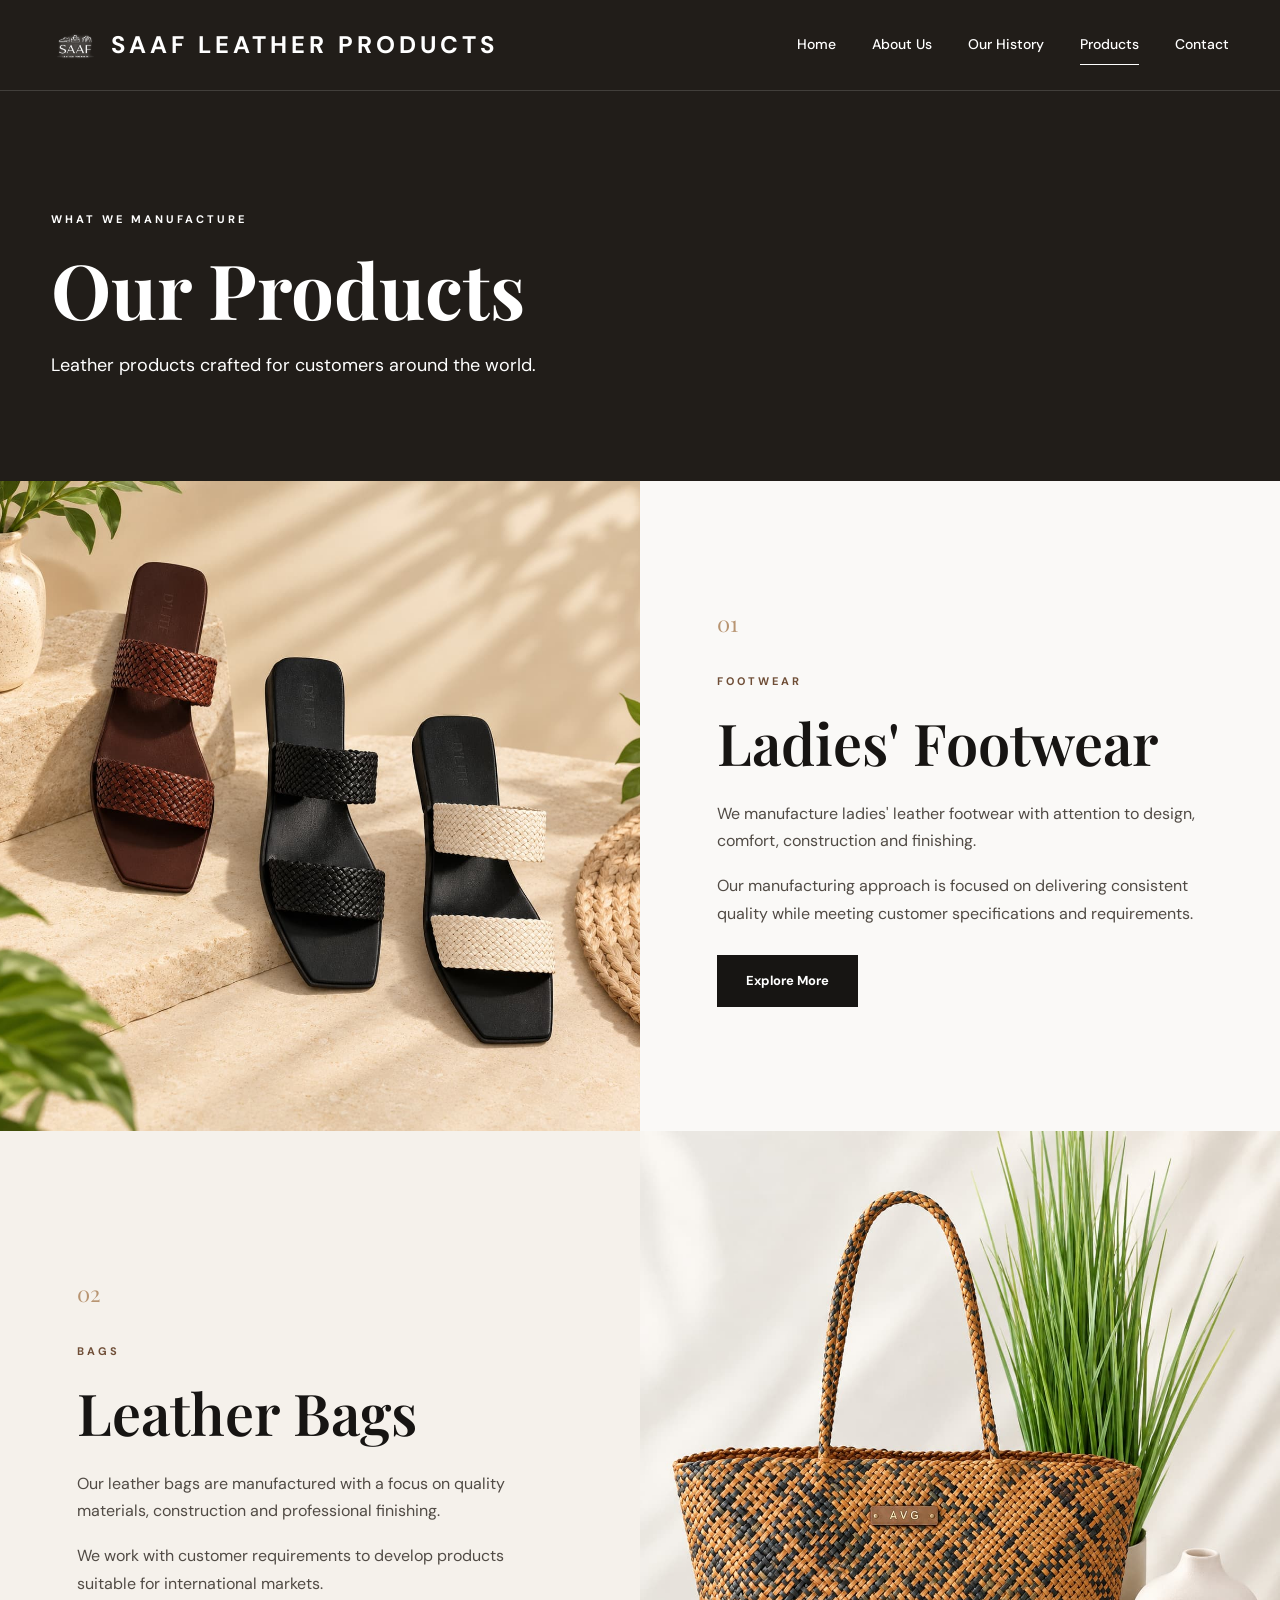
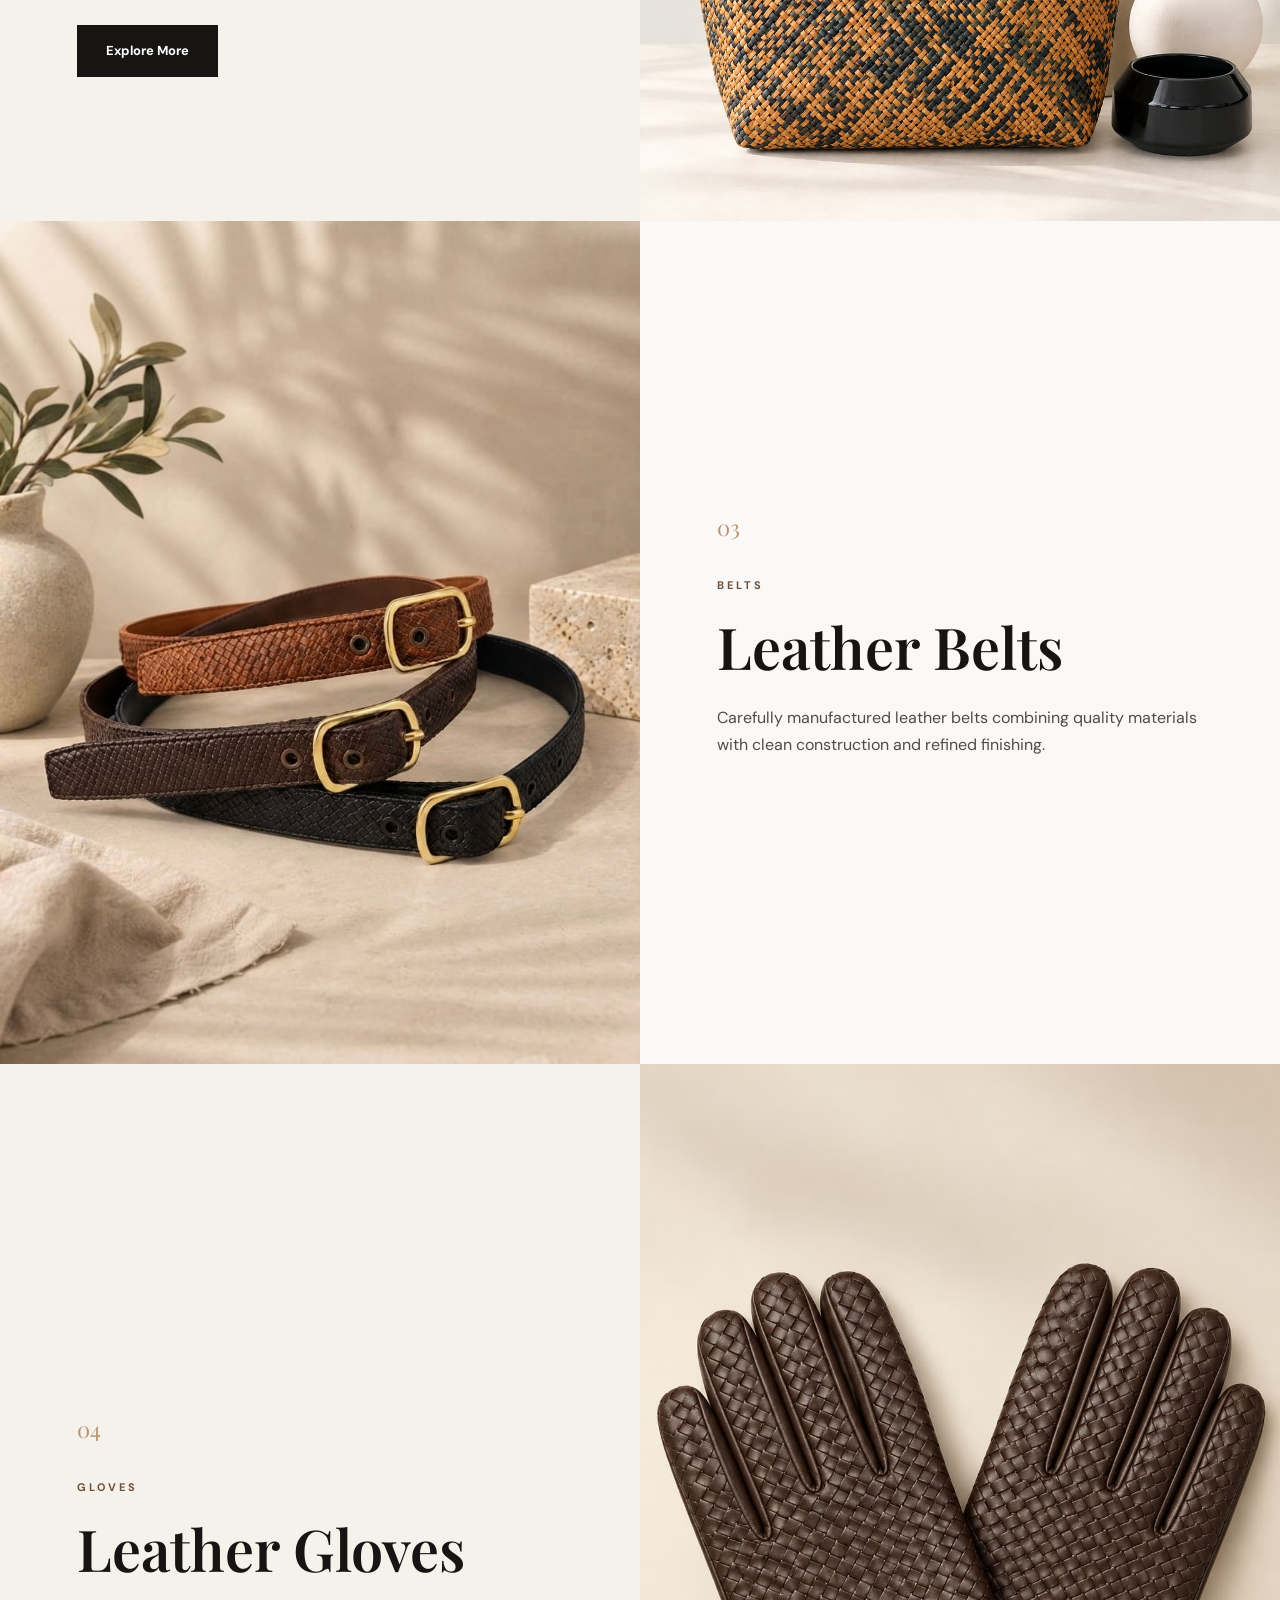
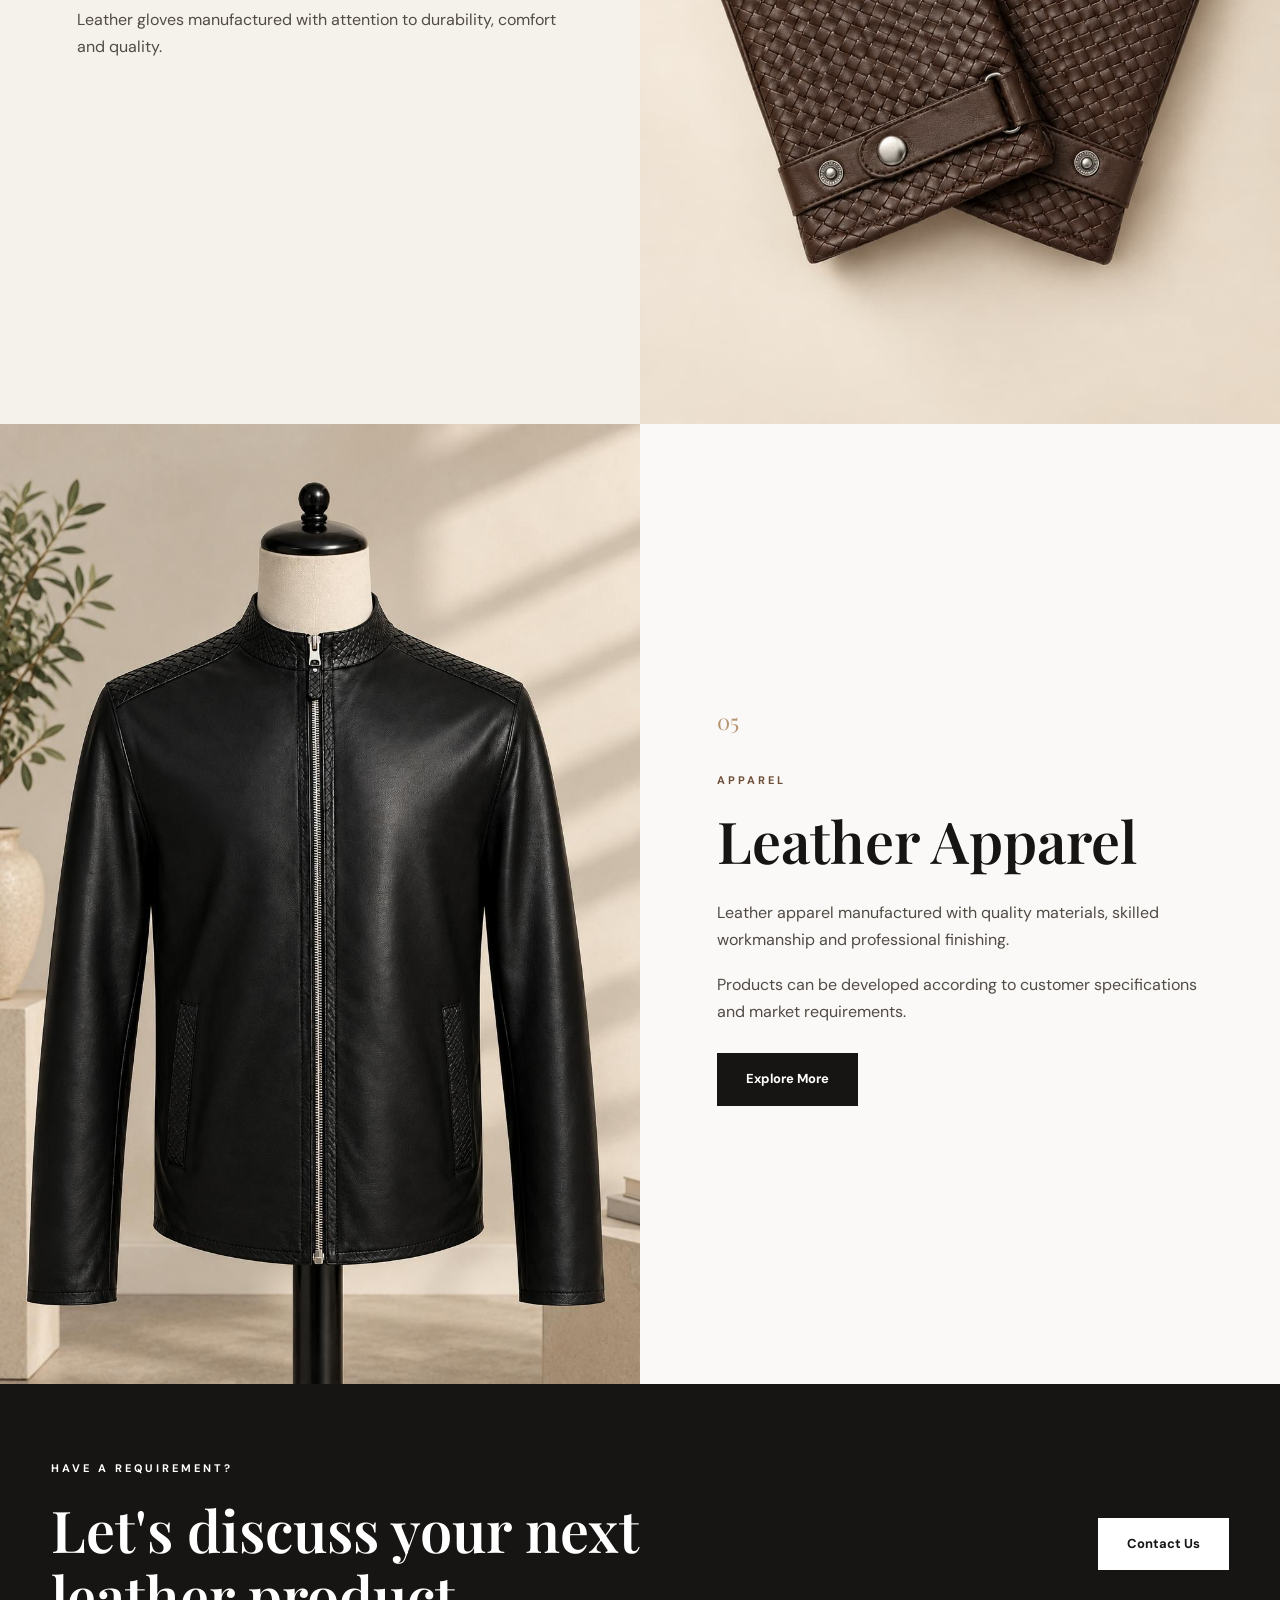
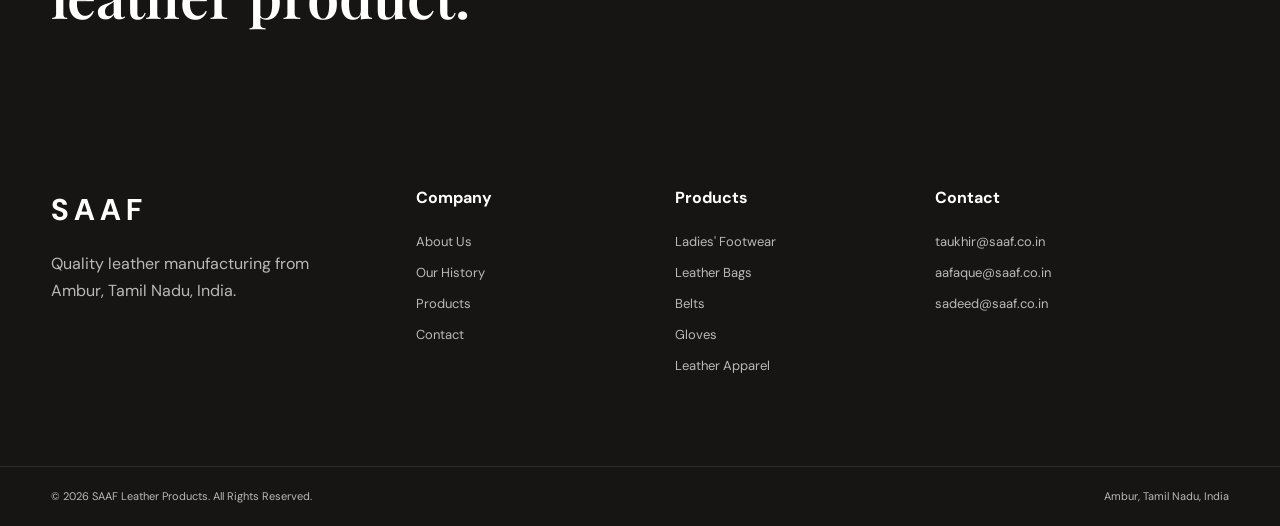
<file: products.html>
<!DOCTYPE html>
<html lang="en">

<head>

    <meta charset="UTF-8">
    <meta name="viewport" content="width=device-width, initial-scale=1.0">

    <title>Products | SAAF Leather Products</title>

    <link rel="stylesheet" href="css/style.css">

    <link href="https://fonts.googleapis.com/css2?family=DM+Sans:wght@400;500;600;700&family=Playfair+Display:wght@500;600;700&display=swap"
          rel="stylesheet">

</head>


<body>

<header class="header">

    <div class="container nav-container">

        <a href="index.html" class="logo">
            <img src="images/logo.PNG" alt="SAAF Leather Products">
            <span>SAAF LEATHER PRODUCTS</span>
        </a>

        <button class="menu-toggle" aria-label="Open navigation menu">☰</button>

        <nav class="nav">

            <a href="index.html">Home</a>
            <a href="about.html">About Us</a>
            <a href="history.html">Our History</a>
            <a href="products.html" class="active">Products</a>
            <a href="contact.html">Contact</a>

        </nav>

    </div>

</header>


<main>


<!-- PAGE HERO -->

<section class="page-hero">

    <div class="container">

        <p class="eyebrow">WHAT WE MANUFACTURE</p>

        <h1>Our Products</h1>

        <p>
            Leather products crafted for
            customers around the world.
        </p>

    </div>

</section>



<!-- FOOTWEAR -->

<section class="product-detail-section" id="footwear">

    <div class="product-detail-image">

        <img src="images/footwear.jpg"
             alt="Ladies Leather Footwear"
             loading="lazy">

    </div>

    <div class="product-detail-content">

        <span class="product-index">01</span>

        <p class="eyebrow dark">FOOTWEAR</p>

        <h2>Ladies' Footwear</h2>

        <p>
            We manufacture ladies' leather footwear with attention
            to design, comfort, construction and finishing.
        </p>

        <p>
            Our manufacturing approach is focused on delivering
            consistent quality while meeting customer specifications
            and requirements.
        </p>

        <a href="footwear.html" class="btn btn-dark">
            Explore More
        </a>

    </div>

</section>



<!-- BAGS -->

<section class="product-detail-section reverse" id="bags">

    <div class="product-detail-image">

        <img src="images/bags.jpg"
             alt="Leather Bags"
             loading="lazy">

    </div>

    <div class="product-detail-content">

        <span class="product-index">02</span>

        <p class="eyebrow dark">BAGS</p>

        <h2>Leather Bags</h2>

        <p>
            Our leather bags are manufactured with a focus on
            quality materials, construction and professional finishing.
        </p>

        <p>
            We work with customer requirements to develop products
            suitable for international markets.
        </p>

        <a href="bags.html" class="btn btn-dark">
            Explore More
        </a>

    </div>

</section>



<!-- BELTS -->

<section class="product-detail-section" id="belts">

    <div class="product-detail-image">

        <img src="images/belts.jpg"
             alt="Leather Belts"
             loading="lazy">

    </div>

    <div class="product-detail-content">

        <span class="product-index">03</span>

        <p class="eyebrow dark">BELTS</p>

        <h2>Leather Belts</h2>

        <p>
            Carefully manufactured leather belts combining quality
            materials with clean construction and refined finishing.
        </p>

    </div>

</section>



<!-- GLOVES -->

<section class="product-detail-section reverse" id="gloves">

    <div class="product-detail-image">

        <img src="images/gloves.jpg"
             alt="Leather Gloves"
             loading="lazy">

    </div>

    <div class="product-detail-content">

        <span class="product-index">04</span>

        <p class="eyebrow dark">GLOVES</p>

        <h2>Leather Gloves</h2>

        <p>
            Leather gloves manufactured with attention to
            durability, comfort and quality.
        </p>

    </div>

</section>



<!-- APPAREL -->

<section class="product-detail-section" id="apparel">

    <div class="product-detail-image">

        <img src="images/apparel.jpg"
             alt="Leather Apparel"
             loading="lazy">

    </div>

    <div class="product-detail-content">

        <span class="product-index">05</span>

        <p class="eyebrow dark">APPAREL</p>

        <h2>Leather Apparel</h2>

        <p>
            Leather apparel manufactured with quality materials,
            skilled workmanship and professional finishing.
        </p>

        <p>
            Products can be developed according to customer
            specifications and market requirements.
        </p>

        <a href="apparel.html" class="btn btn-dark">
            Explore More
        </a>

    </div>

</section>



<!-- CTA -->

<section class="cta">

    <div class="container cta-inner">

        <div>

            <p class="eyebrow">HAVE A REQUIREMENT?</p>

            <h2>
                Let's discuss your next
                leather product.
            </h2>

        </div>

        <a href="contact.html" class="btn btn-light">
            Contact Us
        </a>

    </div>

</section>

</main>



<!-- FOOTER -->

<footer class="footer">

    <div class="container footer-grid">

        <div>

            <div class="footer-logo">SAAF</div>

            <p>
                Quality leather manufacturing from Ambur,
                Tamil Nadu, India.
            </p>

        </div>


        <div>

            <h4>Company</h4>

            <a href="about.html">About Us</a>
            <a href="history.html">Our History</a>
            <a href="products.html">Products</a>
            <a href="contact.html">Contact</a>

        </div>


        <div>

            <h4>Products</h4>

            <a href="#footwear">Ladies' Footwear</a>
            <a href="#bags">Leather Bags</a>
            <a href="#belts">Belts</a>
            <a href="#gloves">Gloves</a>
            <a href="#apparel">Leather Apparel</a>

        </div>


        <div>

            <h4>Contact</h4>

            <a href="mailto:taukhir@saaf.co.in">
                taukhir@saaf.co.in
            </a>

            <a href="mailto:aafaque@saaf.co.in">
                aafaque@saaf.co.in
            </a>

            <a href="mailto:sadeed@saaf.co.in">
                sadeed@saaf.co.in
            </a>

        </div>

    </div>


    <div class="footer-bottom">

        <div class="container">

            <span>
                © 2026 SAAF Leather Products. All Rights Reserved.
            </span>

            <span>
                Ambur, Tamil Nadu, India
            </span>

        </div>

    </div>

</footer>



<script src="js/script.js"></script>

</body>

</html>
</file>
<file: css/style.css>
:root {
    --black: #171513;
    --dark: #211d19;
    --brown: #6f4e37;
    --tan: #b89572;
    --cream: #f5f1eb;
    --light: #faf9f7;
    --white: #ffffff;
    --text: #514b45;
    --border: #ded8d0;

    --serif: "Playfair Display", Georgia, serif;
    --sans: "DM Sans", Arial, sans-serif;

    --container: 1240px;
}


/* RESET */

* {
    margin: 0;
    padding: 0;
    box-sizing: border-box;
}


html {
    scroll-behavior: smooth;
}


body {
    font-family: var(--sans);
    color: var(--text);
    background: var(--light);
    line-height: 1.7;
}


img {
    display: block;
    width: 100%;
}


a {
    color: inherit;
    text-decoration: none;
}


button,
input,
textarea {
    font-family: inherit;
}


.container {
    width: min(92%, var(--container));
    margin: auto;
}


/* ================================
   HEADER
================================ */

.header {
    position: absolute;
    width: 100%;
    top: 0;
    left: 0;
    z-index: 100;
    border-bottom: 1px solid rgba(255, 255, 255, 0.15);
}


.nav-container {
    height: 90px;
    display: flex;
    align-items: center;
    justify-content: space-between;
}


.logo {
    display: flex;
    align-items: center;
    gap: 12px;
    color: var(--white);
    font-weight: 700;
    font-size: 24px;
    letter-spacing: 4px;
}


.logo img {
    width: 48px;
    height: 48px;
    object-fit: contain;
}


.nav {
    display: flex;
    gap: 36px;
}


.nav a {
    color: var(--white);
    font-size: 14px;
    font-weight: 500;
    position: relative;
}


.nav a::after {
    content: "";
    position: absolute;
    left: 0;
    bottom: -8px;
    width: 0;
    height: 1px;
    background: var(--white);
    transition: width .3s ease;
}


.nav a:hover::after,
.nav a.active::after {
    width: 100%;
}


.menu-toggle {
    display: none;
    background: none;
    border: none;
    color: var(--white);
    font-size: 28px;
    cursor: pointer;
}


/* ================================
   HERO
================================ */

.hero {
    height: 100vh;
    min-height: 680px;
    position: relative;
    color: var(--white);
    overflow: hidden;
}


.hero > img {
    position: absolute;
    inset: 0;
    width: 100%;
    height: 100%;
    object-fit: cover;
}


.hero-overlay {
    position: absolute;
    inset: 0;
    background:
        linear-gradient(
            90deg,
            rgba(15, 12, 10, .85),
            rgba(15, 12, 10, .35),
            rgba(15, 12, 10, .20)
        );
}


.hero-content {
    position: relative;
    z-index: 2;
    padding-top: 230px;
}


.eyebrow {
    font-size: 11px;
    letter-spacing: 3px;
    font-weight: 700;
    margin-bottom: 18px;
}


.eyebrow.dark {
    color: var(--brown);
}


.hero h1 {
    font-family: var(--serif);
    font-size: clamp(50px, 7vw, 92px);
    line-height: 1.05;
    max-width: 850px;
    font-weight: 600;
}


.hero h1 span,
h2 span {
    color: var(--tan);
}


.hero-text {
    max-width: 620px;
    margin: 30px 0;
    font-size: 18px;
    color: rgba(255, 255, 255, .88);
}


.hero-buttons {
    display: flex;
    gap: 15px;
}


/* ================================
   BUTTONS
================================ */

.btn {
    display: inline-flex;
    align-items: center;
    justify-content: center;
    padding: 14px 28px;
    border: 1px solid transparent;
    font-size: 13px;
    font-weight: 700;
    transition:
        background .3s ease,
        color .3s ease,
        border-color .3s ease,
        transform .3s ease;
    cursor: pointer;
}


.btn:hover {
    transform: translateY(-2px);
}


.btn-light {
    background: var(--white);
    color: var(--black);
}


.btn-light:hover {
    background: var(--tan);
    color: var(--white);
}


.btn-outline {
    border-color: rgba(255, 255, 255, .7);
    color: var(--white);
}


.btn-outline:hover {
    background: var(--white);
    color: var(--black);
}


.btn-dark {
    background: var(--black);
    color: var(--white);
}


.btn-dark:hover {
    background: var(--brown);
}


/* ================================
   GENERAL SECTIONS
================================ */

.section {
    padding: 110px 0;
}


.intro {
    background: var(--cream);
}


.two-column {
    display: grid;
    grid-template-columns: 1fr 1fr;
    gap: 90px;
}


h2 {
    font-family: var(--serif);
    color: var(--black);
    font-size: clamp(38px, 4.5vw, 62px);
    line-height: 1.15;
    font-weight: 600;
}


.intro p {
    margin-bottom: 20px;
    font-size: 17px;
}


.text-link {
    display: inline-block;
    margin-top: 15px;
    color: var(--brown);
    font-weight: 700;
    font-size: 13px;
    transition: transform .3s ease, color .3s ease;
}


.text-link:hover {
    color: var(--black);
    transform: translateX(4px);
}


/* ================================
   PRODUCT GRID
================================ */

.products-section {
    background: var(--light);
}


.section-heading {
    display: flex;
    justify-content: space-between;
    align-items: end;
    margin-bottom: 50px;
}


.section-heading h2 {
    margin-top: 10px;
}


.product-grid {
    display: grid;
    grid-template-columns: repeat(3, 1fr);
    gap: 20px;
}


.product-card {
    position: relative;
    background: var(--white);
    overflow: hidden;
    min-height: 430px;
}


.product-card img {
    height: 430px;
    object-fit: cover;
    transition: transform .6s ease;
}


.product-card:hover img {
    transform: scale(1.05);
}


.product-card::after {
    content: "";
    position: absolute;
    inset: 0;
    background:
        linear-gradient(
            transparent 35%,
            rgba(0, 0, 0, .85)
        );
}


.product-card-content {
    position: absolute;
    bottom: 0;
    left: 0;
    z-index: 2;
    color: var(--white);
    padding: 30px;
}


.product-card-content span {
    color: var(--tan);
    font-size: 12px;
}


.product-card h3 {
    font-family: var(--serif);
    font-size: 29px;
    margin: 5px 0;
}


.product-card p {
    font-size: 13px;
    color: rgba(255, 255, 255, .8);
}


.product-card .btn {
    margin-top: 15px;
}


.product-card:nth-child(4),
.product-card:nth-child(5) {
    grid-column: span 1;
}


/* ================================
   GLOBAL
================================ */

.global-section {
    display: grid;
    grid-template-columns: 1.1fr 1fr;
    background: var(--dark);
    color: var(--white);
}


.global-image {
    min-height: 650px;
}


.global-image img {
    height: 100%;
    object-fit: cover;
}


.global-content {
    padding: 100px 10%;
    display: flex;
    justify-content: center;
    flex-direction: column;
}


.global-content h2 {
    color: var(--white);
    margin-bottom: 25px;
}


.global-content > p {
    max-width: 530px;
}


.markets {
    display: flex;
    gap: 50px;
    margin-top: 50px;
}


.markets div {
    border-left: 1px solid rgba(255, 255, 255, .25);
    padding-left: 20px;
}


.markets strong,
.markets span {
    display: block;
}


.markets strong {
    font-family: var(--serif);
    font-size: 25px;
}


.markets span {
    font-size: 11px;
    text-transform: uppercase;
    letter-spacing: 2px;
    opacity: .6;
}


/* ================================
   FEATURES
================================ */

.center-heading {
    text-align: center;
    max-width: 700px;
    margin: auto auto 65px;
}


.features {
    display: grid;
    grid-template-columns: repeat(4, 1fr);
    border-top: 1px solid var(--border);
}


.feature {
    padding: 35px 25px;
    border-right: 1px solid var(--border);
}


.feature:last-child {
    border-right: 0;
}


.feature-number {
    color: var(--tan);
    font-weight: 700;
    margin-bottom: 25px;
}


.feature h3 {
    color: var(--black);
    font-size: 18px;
    margin-bottom: 12px;
}


.feature p {
    font-size: 14px;
}


/* ================================
   MISSION
================================ */

.mission {
    background: var(--brown);
    color: var(--white);
    padding: 110px 0;
}


.mission-inner {
    max-width: 900px;
}


.mission h2 {
    color: var(--white);
    margin-bottom: 30px;
}


.mission p:not(.eyebrow) {
    max-width: 750px;
    margin-bottom: 18px;
}


/* ================================
   HISTORY
================================ */

.history-preview {
    background: var(--cream);
}


.timeline-mini {
    border-left: 1px solid var(--border);
    margin-bottom: 20px;
}


.timeline-mini > div {
    padding: 0 0 30px 30px;
}


.timeline-mini strong {
    color: var(--brown);
    font-family: var(--serif);
    font-size: 27px;
}


.timeline-mini p {
    margin-top: 5px;
}


/* ================================
   CTA
================================ */

.cta {
    background: var(--black);
    color: var(--white);
    padding: 75px 0;
}


.cta-inner {
    display: flex;
    justify-content: space-between;
    align-items: center;
    gap: 40px;
}


.cta h2 {
    color: var(--white);
    max-width: 750px;
}


/* ================================
   PAGE HERO
================================ */

.page-hero {
    background: var(--dark);
    color: var(--white);
    padding: 210px 0 100px;
}


.page-hero h1 {
    font-family: var(--serif);
    font-size: clamp(48px, 6vw, 76px);
    line-height: 1.1;
    margin-bottom: 20px;
}


.page-hero p:last-child {
    max-width: 600px;
    font-size: 18px;
}


/* ================================
   ABOUT
================================ */

.about-layout {
    display: grid;
    grid-template-columns: 1fr 1fr;
    gap: 90px;
    align-items: center;
}


.about-image {
    height: 650px;
    object-fit: cover;
}


.about-text h2 {
    margin-bottom: 30px;
}


.about-text p {
    margin-bottom: 20px;
}


.dark-section {
    background: var(--dark);
    color: var(--white);
    padding: 110px 0;
}


.dark-section h2 {
    color: var(--white);
}


.mission-cards {
    display: grid;
    grid-template-columns: 1fr 1fr;
    gap: 20px;
}


.mission-card {
    border: 1px solid rgba(255, 255, 255, .15);
    padding: 45px;
}


.mission-card span {
    color: var(--tan);
    font-size: 11px;
    letter-spacing: 3px;
}


.mission-card h3 {
    font-family: var(--serif);
    font-size: 32px;
    margin: 15px 0;
}


.market-grid {
    display: grid;
    grid-template-columns: repeat(3, 1fr);
    gap: 20px;
}


.market-card {
    padding: 45px;
    border: 1px solid var(--border);
}


.market-card span {
    color: var(--tan);
    font-weight: 700;
}


.market-card h3 {
    font-family: var(--serif);
    font-size: 30px;
    color: var(--black);
    margin: 15px 0;
}


/* ================================
   HISTORY PAGE
================================ */

.history-intro {
    max-width: 850px;
    margin-bottom: 80px;
}


.history-intro h2 {
    margin-bottom: 25px;
}


.timeline {
    position: relative;
}


.timeline::before {
    content: "";
    position: absolute;
    left: 160px;
    top: 0;
    bottom: 0;
    width: 1px;
    background: var(--border);
}


.timeline-item {
    display: grid;
    grid-template-columns: 160px 1fr;
    gap: 80px;
    padding-bottom: 100px;
}


.timeline-year {
    font-family: var(--serif);
    font-size: 34px;
    color: var(--brown);
    position: relative;
}


.timeline-content {
    max-width: 700px;
}


.timeline-content h3 {
    font-family: var(--serif);
    color: var(--black);
    font-size: 38px;
    margin-bottom: 20px;
}


.timeline-content p {
    margin-bottom: 15px;
}


.history-image-section {
    display: grid;
    grid-template-columns: 1fr 1fr;
    background: var(--dark);
    color: var(--white);
}


.history-image-section img {
    height: 600px;
    object-fit: cover;
}


.history-image-section > div {
    padding: 100px 12%;
    display: flex;
    flex-direction: column;
    justify-content: center;
}


.history-image-section h2 {
    color: var(--white);
    margin-bottom: 25px;
}


/* ================================
   PRODUCTS DETAIL
================================ */

.product-detail-section {
    display: grid;
    grid-template-columns: 1fr 1fr;
    min-height: 650px;
}


.product-detail-section.reverse .product-detail-image {
    order: 2;
}


.product-detail-image {
    overflow: hidden;
}


.product-detail-image img {
    height: 100%;
    min-height: 650px;
    object-fit: cover;
    transition: transform .6s ease;
}


.product-detail-image:hover img {
    transform: scale(1.02);
}


.product-detail-content {
    padding: 100px 12%;
    display: flex;
    flex-direction: column;
    justify-content: center;
    background: var(--cream);
}


.product-detail-section:nth-of-type(even)
.product-detail-content {
    background: var(--light);
}


.product-index {
    font-family: var(--serif);
    font-size: 22px;
    color: var(--tan);
    margin-bottom: 30px;
}


.product-detail-content h2 {
    margin-bottom: 25px;
}


.product-detail-content p {
    max-width: 600px;
    margin-bottom: 18px;
}


.product-detail-content .btn {
    align-self: flex-start;
    margin-top: 10px;
}


/* ================================
   PRODUCT GALLERY
================================ */

.product-gallery-section {
    background: var(--light);
}


.product-gallery-section .center-heading {
    margin-bottom: 55px;
}


.product-gallery-section .center-heading h2 {
    margin-top: 10px;
}


.product-gallery {
    display: grid;
    grid-template-columns: repeat(3, 1fr);
    gap: 20px;
}


.gallery-item {
    overflow: hidden;
    background: var(--white);
    aspect-ratio: 1 / 1;
}


.gallery-item img {
    width: 100%;
    height: 100%;
    object-fit: cover;
    transition: transform .5s ease;
}


.gallery-item:hover img {
    transform: scale(1.04);
}


/* ================================
   BACK TO PRODUCTS
================================ */

.product-back {
    margin-top: 45px;
    padding-top: 5px;
}


.back-link {
    display: inline-flex;
    align-items: center;
    gap: 8px;
    color: var(--brown);
    font-size: 13px;
    font-weight: 700;
    transition:
        color .3s ease,
        transform .3s ease;
}


.back-link:hover {
    color: var(--black);
    transform: translateX(-4px);
}


/* ================================
   CONTACT
================================ */

.contact-grid {
    display: grid;
    grid-template-columns: 1fr 1fr;
    gap: 100px;
}


.contact-info h2 {
    margin-bottom: 25px;
}


.contact-info > p {
    margin-bottom: 40px;
}


.contact-person {
    border-top: 1px solid var(--border);
    padding: 25px 0;
}


.contact-person span,
.address span {
    display: block;
    font-size: 10px;
    letter-spacing: 2px;
    color: var(--brown);
    font-weight: 700;
}


.contact-person h3 {
    color: var(--black);
    font-family: var(--serif);
    font-size: 22px;
}


.contact-person a {
    color: var(--brown);
    font-size: 14px;
}


.address {
    border-top: 1px solid var(--border);
    padding-top: 25px;
}


.address p {
    margin-top: 10px;
}


.contact-form-wrapper {
    background: var(--cream);
    padding: 50px;
}


.contact-form h3 {
    font-family: var(--serif);
    font-size: 32px;
    color: var(--black);
    margin-bottom: 30px;
}


.contact-form label {
    display: block;
    font-size: 12px;
    font-weight: 700;
    margin-bottom: 7px;
}


.contact-form input,
.contact-form textarea {
    width: 100%;
    border: 1px solid var(--border);
    background: var(--white);
    padding: 14px;
    font-family: var(--sans);
    margin-bottom: 22px;
    outline: none;
    transition: border-color .3s ease;
}


.contact-form input:focus,
.contact-form textarea:focus {
    border-color: var(--brown);
}


.contact-form textarea {
    resize: vertical;
}


/* ================================
   MAP
================================ */

.map-section {
    height: 450px;
}


.map-placeholder {
    height: 100%;
    background:
        linear-gradient(
            rgba(33, 29, 25, .9),
            rgba(33, 29, 25, .9)
        ),
        url("../images/factory.jpg") center/cover;
    display: flex;
    align-items: center;
    justify-content: center;
    color: var(--white);
    text-align: center;
}


.map-placeholder span {
    color: var(--tan);
    font-size: 11px;
    letter-spacing: 3px;
}


.map-placeholder h2 {
    color: var(--white);
    margin: 10px 0;
}


/* ================================
   FOOTER
================================ */

.footer {
    background: var(--black);
    color: rgba(255, 255, 255, .7);
}


.footer-grid {
    display: grid;
    grid-template-columns: 1.5fr 1fr 1fr 1.4fr;
    gap: 50px;
    padding: 80px 0;
}


.footer-logo {
    color: var(--white);
    font-size: 30px;
    letter-spacing: 5px;
    font-weight: 700;
    margin-bottom: 15px;
}


.footer h4 {
    color: var(--white);
    margin-bottom: 20px;
}


.footer a {
    display: block;
    font-size: 13px;
    margin-bottom: 9px;
    transition: color .3s ease;
}


.footer a:hover {
    color: var(--white);
}


.footer-bottom {
    border-top: 1px solid rgba(255, 255, 255, .1);
    padding: 20px 0;
    font-size: 11px;
}


.footer-bottom .container {
    display: flex;
    justify-content: space-between;
}


/* ================================
   RESPONSIVE - TABLET
================================ */

@media (max-width: 900px) {

    /* HEADER */

    .nav {
        position: absolute;
        top: 90px;
        left: 0;
        width: 100%;
        background: var(--black);
        display: none;
        flex-direction: column;
        padding: 30px;
        gap: 22px;
    }


    .nav.open {
        display: flex;
    }


    .menu-toggle {
        display: block;
    }


    /* GENERAL */

    .two-column,
    .about-layout,
    .contact-grid {
        grid-template-columns: 1fr;
        gap: 50px;
    }


    /* PRODUCTS */

    .product-grid {
        grid-template-columns: 1fr 1fr;
    }


    /* GLOBAL */

    .global-section,
    .history-image-section {
        grid-template-columns: 1fr;
    }


    .global-image {
        min-height: 450px;
    }


    /* FEATURES */

    .features {
        grid-template-columns: 1fr 1fr;
    }


    .feature:nth-child(2) {
        border-right: 0;
    }


    /* CARDS */

    .mission-cards,
    .market-grid {
        grid-template-columns: 1fr;
    }


    /* HISTORY */

    .timeline::before {
        display: none;
    }


    .timeline-item {
        grid-template-columns: 1fr;
        gap: 15px;
    }


    /* PRODUCT DETAIL */

    .product-detail-section {
        grid-template-columns: 1fr;
    }


    .product-detail-section.reverse .product-detail-image {
        order: initial;
    }


    .product-detail-image img {
        min-height: 500px;
    }


    /* PRODUCT GALLERY */

    .product-gallery {
        grid-template-columns: repeat(2, 1fr);
    }


    /* FOOTER */

    .footer-grid {
        grid-template-columns: 1fr 1fr;
    }

}


/* ================================
   RESPONSIVE - MOBILE
================================ */

@media (max-width: 600px) {

    /* GENERAL */

    .section {
        padding: 75px 0;
    }


    /* HERO */

    .hero-content {
        padding-top: 180px;
    }


    .hero {
        min-height: 650px;
    }


    .hero h1 {
        font-size: 48px;
    }


    .hero-text {
        font-size: 15px;
    }


    .hero-buttons {
        flex-direction: column;
        align-items: stretch;
    }


    /* SECTION HEADING */

    .section-heading {
        display: block;
    }


    .section-heading .text-link {
        margin-top: 25px;
    }


    /* PRODUCTS */

    .product-grid {
        grid-template-columns: 1fr;
    }


    .product-card,
    .product-card img {
        min-height: 430px;
        height: 430px;
    }


    /* FEATURES */

    .features {
        grid-template-columns: 1fr;
    }


    .feature {
        border-right: 0;
        border-bottom: 1px solid var(--border);
    }


    /* MARKETS */

    .markets {
        flex-direction: column;
        gap: 25px;
    }


    /* CTA */

    .cta-inner {
        flex-direction: column;
        align-items: flex-start;
    }


    /* PAGE HERO */

    .page-hero {
        padding: 170px 0 75px;
    }


    /* ABOUT */

    .about-image {
        height: 450px;
    }


    /* PRODUCT DETAIL */

    .product-detail-content {
        padding: 70px 7%;
    }


    .product-detail-image img {
        min-height: 400px;
    }


    /* PRODUCT GALLERY */

    .product-gallery {
        grid-template-columns: 1fr;
        gap: 15px;
    }


    .product-gallery-section .center-heading {
        margin-bottom: 40px;
    }


    .product-back {
        margin-top: 30px;
    }


    /* CONTACT */

    .contact-form-wrapper {
        padding: 30px 20px;
    }


    /* FOOTER */

    .footer-grid {
        grid-template-columns: 1fr;
        gap: 35px;
    }


    .footer-bottom .container {
        flex-direction: column;
        gap: 8px;
    }

}
</file>
